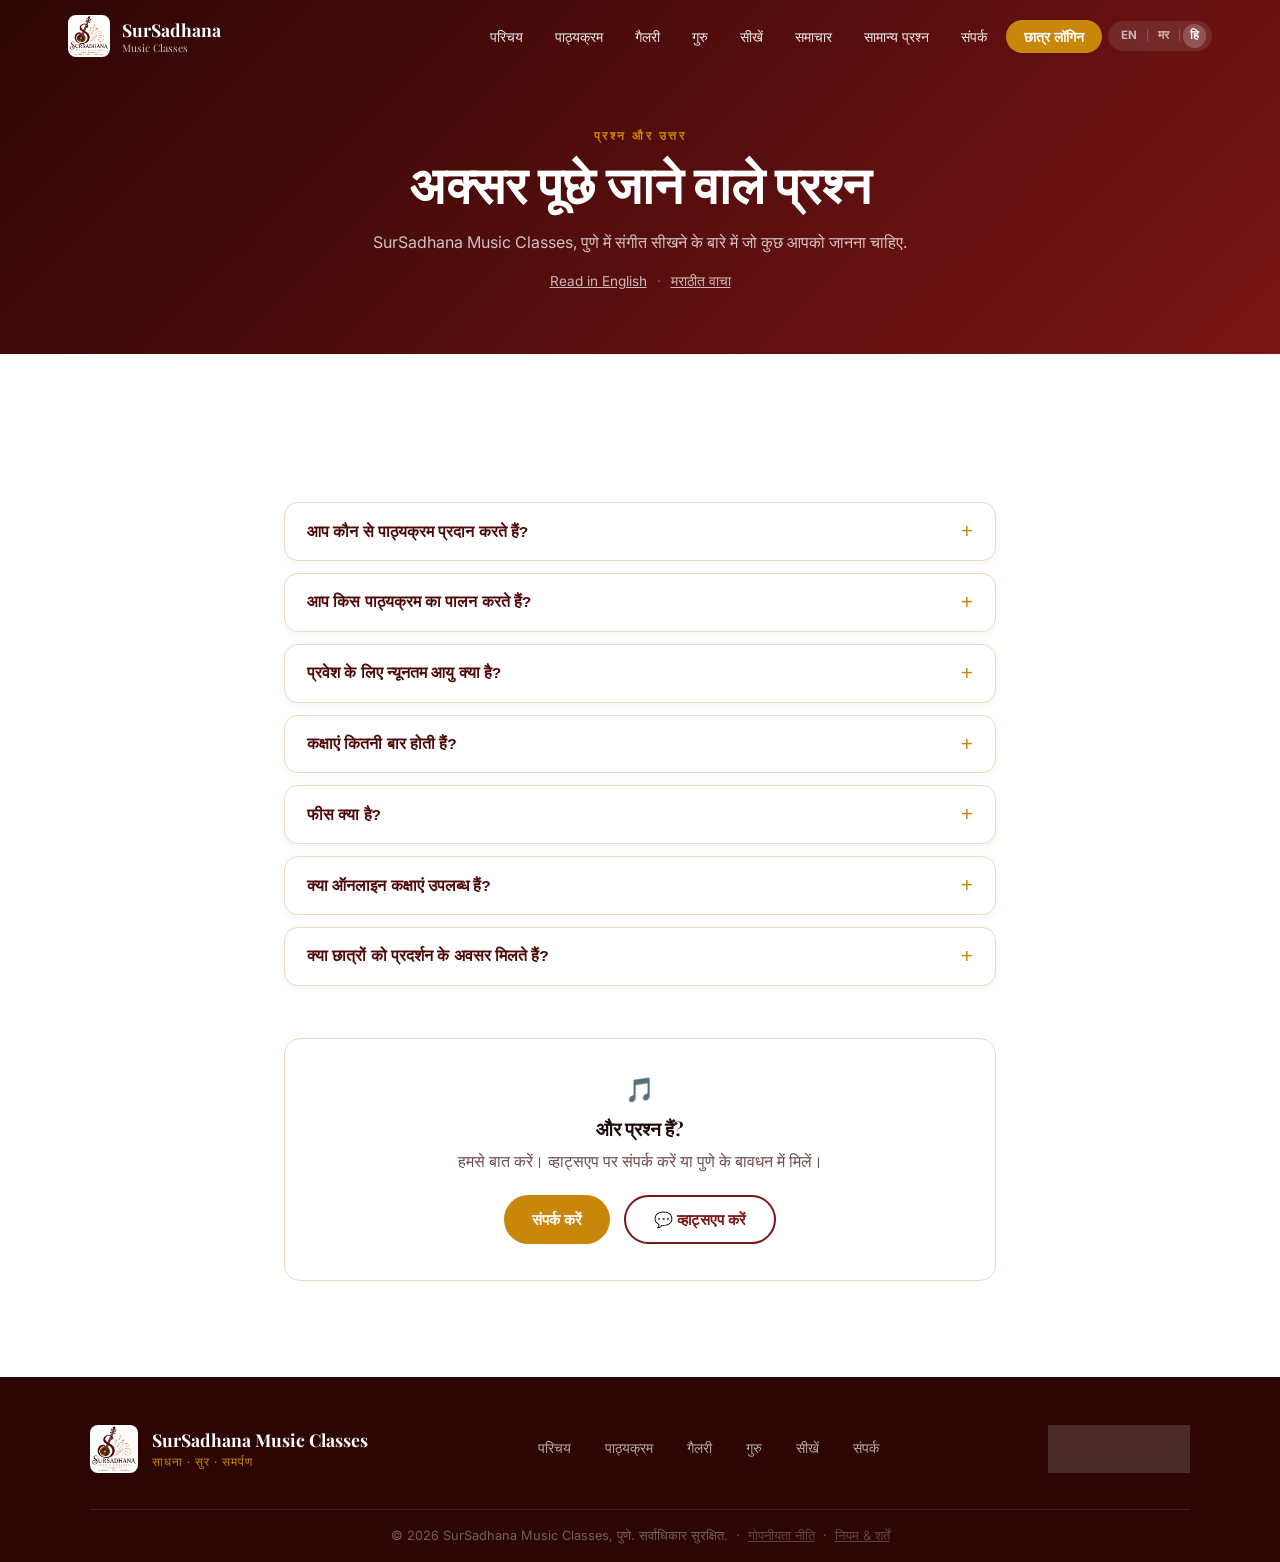
<file: faq-hi.html>
<!DOCTYPE html>
<html lang="hi">
<head>
  <meta charset="UTF-8"/>
  <meta name="viewport" content="width=device-width, initial-scale=1.0"/>
  <title>अक्सर पूछे जाने वाले प्रश्न | SurSadhana Music Classes, पुणे</title>
  <meta name="description" content="SurSadhana Music Classes, पुणे के बारे में अक्सर पूछे जाने वाले प्रश्न — पाठ्यक्रम, गांधर्व परीक्षा, फीस, आयु मापदंड, ऑनलाइन कक्षाएं और प्रदर्शन अवसर."/>
  <link rel="canonical" href="https://sursadhana.co.in/faq-hi.html"/>
  <link rel="alternate" hreflang="en"   href="https://sursadhana.co.in/faq.html"/>
  <link rel="alternate" hreflang="mr"   href="https://sursadhana.co.in/faq-mr.html"/>
  <link rel="alternate" hreflang="hi"   href="https://sursadhana.co.in/faq-hi.html"/>
  <link rel="alternate" hreflang="x-default" href="https://sursadhana.co.in/faq.html"/>
  <!-- Open Graph -->
  <meta property="og:type"        content="website"/>
  <meta property="og:site_name"   content="SurSadhana Music Classes"/>
  <meta property="og:url"         content="https://sursadhana.co.in/faq-hi.html"/>
  <meta property="og:title"       content="अक्सर पूछे जाने वाले प्रश्न | SurSadhana Music Classes"/>
  <meta property="og:description" content="SurSadhana Music Classes, पुणे में संगीत सीखने के बारे में जो कुछ आपको जानना चाहिए."/>
  <meta property="og:image"       content="https://sursadhana.co.in/images/logo.png"/>
  <link rel="icon" href="images/logo.png"/>
  <link rel="preconnect" href="https://fonts.googleapis.com"/>
  <link href="https://fonts.googleapis.com/css2?family=Playfair+Display:ital,wght@0,400;0,700;0,900;1,400&family=Inter:wght@300;400;500;600;700&display=swap" rel="stylesheet"/>
  <link rel="stylesheet" href="css/style.css"/>
  <script type="application/ld+json">
  {
    "@context": "https://schema.org",
    "@type": "FAQPage",
    "inLanguage": "hi",
    "mainEntity": [
      {
        "@type": "Question",
        "name": "आप कौन से पाठ्यक्रम प्रदान करते हैं?",
        "acceptedAnswer": { "@type": "Answer", "text": "हम भारतीय शास्त्रीय स्वर, हार्मोनियम और मराठी व हिंदी सुगम संगीत में प्रशिक्षण प्रदान करते हैं। यह बच्चों, छात्रों और सभी आयु वर्ग के वयस्कों के लिए उपलब्ध है।" }
      },
      {
        "@type": "Question",
        "name": "आप किस पाठ्यक्रम का पालन करते हैं?",
        "acceptedAnswer": { "@type": "Answer", "text": "हम अखिल भारतीय गांधर्व महाविद्यालय मंडल, वाशी के पाठ्यक्रम का पालन करते हैं और छात्रों को प्रारंभिक से संगीत अलंकार परीक्षाओं के लिए तैयार करते हैं।" }
      },
      {
        "@type": "Question",
        "name": "प्रवेश के लिए न्यूनतम आयु क्या है?",
        "acceptedAnswer": { "@type": "Answer", "text": "६ वर्ष और उससे अधिक आयु के बच्चे प्रवेश ले सकते हैं। पूर्ण नए छात्र और पूर्व संगीत प्रशिक्षण वाले दोनों का स्वागत है।" }
      },
      {
        "@type": "Question",
        "name": "कक्षाएं कितनी बार होती हैं?",
        "acceptedAnswer": { "@type": "Answer", "text": "नियमित कक्षाएं सप्ताह में दो बार होती हैं, साथ ही शिक्षण और प्रदर्शन कौशल को मजबूत करने के लिए हर सप्ताहांत एक समर्पित रियाज़ सत्र होता है।" }
      },
      {
        "@type": "Question",
        "name": "फीस क्या है?",
        "acceptedAnswer": { "@type": "Answer", "text": "फीस ₹२,०००/माह से शुरू होती है। सटीक फीस चुने गए पाठ्यक्रम और बैच पर निर्भर करती है। विस्तृत जानकारी के लिए कृपया हमसे संपर्क करें।" }
      },
      {
        "@type": "Question",
        "name": "क्या ऑनलाइन कक्षाएं उपलब्ध हैं?",
        "acceptedAnswer": { "@type": "Answer", "text": "हाँ। बैच उपलब्धता के अनुसार ऑनलाइन और ऑफलाइन दोनों विकल्प उपलब्ध हैं।" }
      },
      {
        "@type": "Question",
        "name": "क्या छात्रों को प्रदर्शन के अवसर मिलते हैं?",
        "acceptedAnswer": { "@type": "Answer", "text": "हाँ! छात्र साल भर वार्षिक संगीत सभा, सांस्कृतिक कार्यक्रमों, प्रतियोगिताओं, परीक्षाओं, कार्यशालाओं और अन्य मंच प्रदर्शनों में नियमित रूप से भाग लेते हैं।" }
      }
    ]
  }
  </script>
  <script type="application/ld+json">
  {
    "@context": "https://schema.org",
    "@type": "BreadcrumbList",
    "itemListElement": [
      { "@type": "ListItem", "position": 1, "name": "होम", "item": "https://sursadhana.co.in/" },
      { "@type": "ListItem", "position": 2, "name": "सामान्य प्रश्न", "item": "https://sursadhana.co.in/faq-hi.html" }
    ]
  }
  </script>
</head>
<body>

<!-- ── NAVBAR ─────────────────────────────────────────────────────── -->
<nav class="navbar" id="navbar">
  <div class="nav-inner">
    <a href="index.html" class="nav-logo">
      <img src="images/logo.png" alt="SurSadhana"/>
      <span>SurSadhana<br><small>Music Classes</small></span>
    </a>
    <button class="nav-hamburger" id="hamburger" aria-label="Menu">☰</button>
    <ul class="nav-links" id="navLinks">
      <li><a href="index.html#about">परिचय</a></li>
      <li><a href="index.html#courses">पाठ्यक्रम</a></li>
      <li><a href="gallery.html">गैलरी</a></li>
      <li><a href="mansideshpande.html">गुरु</a></li>
      <li><a href="blog.html">सीखें</a></li>
      <li><a href="index.html#news">समाचार</a></li>
      <li><a href="faq-hi.html" class="active">सामान्य प्रश्न</a></li>
      <li><a href="index.html#contact">संपर्क</a></li>
      <li><a href="https://app.sursadhana.co.in" class="btn-portal" target="_blank">छात्र लॉगिन</a></li>
      <li class="lang-switch">
        <button class="lang-btn" data-lang="en" onclick="faqLang('en')">EN</button>
        <span class="lang-sep">|</span>
        <button class="lang-btn" data-lang="mr" onclick="faqLang('mr')">मर</button>
        <span class="lang-sep">|</span>
        <button class="lang-btn active" data-lang="hi" onclick="faqLang('hi')">हि</button>
      </li>
    </ul>
  </div>
</nav>

<!-- ── PAGE HERO ───────────────────────────────────────────────────── -->
<section class="page-hero">
  <div class="container">
    <div class="section-label animate-fade-up">प्रश्न और उत्तर</div>
    <h1 class="animate-fade-up delay-1">अक्सर पूछे जाने वाले प्रश्न</h1>
    <p class="animate-fade-up delay-2">
      SurSadhana Music Classes, पुणे में संगीत सीखने के बारे में जो कुछ आपको जानना चाहिए.
    </p>
    <div class="animate-fade-up delay-3" style="display:flex;gap:10px;justify-content:center;flex-wrap:wrap;margin-top:16px;font-size:.85rem">
      <a href="faq.html"    style="color:rgba(255,255,255,.7);text-decoration:underline">Read in English</a>
      <span style="color:rgba(255,255,255,.4)">·</span>
      <a href="faq-mr.html" style="color:rgba(255,255,255,.7);text-decoration:underline">मराठीत वाचा</a>
    </div>
  </div>
</section>

<!-- ── FAQ LIST ─────────────────────────────────────────────────────── -->
<section class="section">
  <div class="container" style="max-width:760px">

    <div class="faq-list">

      <div class="faq-item">
        <button class="faq-q" onclick="toggleFaq(this)" aria-expanded="false">
          आप कौन से पाठ्यक्रम प्रदान करते हैं?
          <span class="faq-icon">+</span>
        </button>
        <div class="faq-a">
          हम <strong>भारतीय शास्त्रीय स्वर, हार्मोनियम और मराठी व हिंदी सुगम संगीत</strong> में प्रशिक्षण प्रदान करते हैं। यह बच्चों, छात्रों और सभी आयु वर्ग के वयस्कों के लिए उपलब्ध है।
        </div>
      </div>

      <div class="faq-item">
        <button class="faq-q" onclick="toggleFaq(this)" aria-expanded="false">
          आप किस पाठ्यक्रम का पालन करते हैं?
          <span class="faq-icon">+</span>
        </button>
        <div class="faq-a">
          हम <strong>अखिल भारतीय गांधर्व महाविद्यालय मंडल, वाशी</strong> के पाठ्यक्रम का पालन करते हैं और छात्रों को <em>प्रारंभिक</em> से <em>संगीत अलंकार</em> परीक्षाओं के लिए तैयार करते हैं।
        </div>
      </div>

      <div class="faq-item">
        <button class="faq-q" onclick="toggleFaq(this)" aria-expanded="false">
          प्रवेश के लिए न्यूनतम आयु क्या है?
          <span class="faq-icon">+</span>
        </button>
        <div class="faq-a">
          <strong>६ वर्ष और उससे अधिक</strong> आयु के बच्चे प्रवेश ले सकते हैं। पूर्ण नए छात्र और पूर्व संगीत प्रशिक्षण वाले दोनों का स्वागत है।
        </div>
      </div>

      <div class="faq-item">
        <button class="faq-q" onclick="toggleFaq(this)" aria-expanded="false">
          कक्षाएं कितनी बार होती हैं?
          <span class="faq-icon">+</span>
        </button>
        <div class="faq-a">
          नियमित कक्षाएं <strong>सप्ताह में दो बार</strong> होती हैं, साथ ही शिक्षण और प्रदर्शन कौशल को मजबूत करने के लिए <strong>हर सप्ताहांत एक रियाज़ सत्र</strong> होता है।
        </div>
      </div>

      <div class="faq-item">
        <button class="faq-q" onclick="toggleFaq(this)" aria-expanded="false">
          फीस क्या है?
          <span class="faq-icon">+</span>
        </button>
        <div class="faq-a">
          फीस <strong>₹२,०००/माह से शुरू</strong> होती है। सटीक फीस चुने गए पाठ्यक्रम और बैच पर निर्भर करती है। विस्तृत जानकारी के लिए कृपया <a href="index.html#contact">हमसे संपर्क करें</a>।
        </div>
      </div>

      <div class="faq-item">
        <button class="faq-q" onclick="toggleFaq(this)" aria-expanded="false">
          क्या ऑनलाइन कक्षाएं उपलब्ध हैं?
          <span class="faq-icon">+</span>
        </button>
        <div class="faq-a">
          <strong>हाँ।</strong> बैच उपलब्धता के अनुसार ऑनलाइन और ऑफलाइन दोनों विकल्प उपलब्ध हैं।
        </div>
      </div>

      <div class="faq-item">
        <button class="faq-q" onclick="toggleFaq(this)" aria-expanded="false">
          क्या छात्रों को प्रदर्शन के अवसर मिलते हैं?
          <span class="faq-icon">+</span>
        </button>
        <div class="faq-a">
          <strong>हाँ!</strong> छात्र साल भर वार्षिक संगीत सभा, सांस्कृतिक कार्यक्रमों, प्रतियोगिताओं, परीक्षाओं, कार्यशालाओं और अन्य मंच प्रदर्शनों में नियमित रूप से भाग लेते हैं।
        </div>
      </div>

    </div>

    <!-- CTA -->
    <div style="text-align:center;margin-top:52px;padding:36px;background:var(--surface-2);border-radius:16px;border:1px solid var(--border)">
      <div style="font-size:1.5rem;margin-bottom:12px">🎵</div>
      <h3 style="font-family:var(--font-display);margin-bottom:10px">और प्रश्न हैं?</h3>
      <p style="color:var(--text-muted);margin-bottom:24px">हमसे बात करें। व्हाट्सएप पर संपर्क करें या पुणे के बावधन में मिलें।</p>
      <div style="display:flex;gap:14px;justify-content:center;flex-wrap:wrap">
        <a href="index.html#contact" class="btn btn-gold">संपर्क करें</a>
        <a href="https://wa.me/918308047545?text=नमस्ते%2C%20मुझे%20SurSadhana%20Music%20Classes%20के%20बारे%20में%20जानकारी%20चाहिए."
           class="btn btn-outline" target="_blank">💬 व्हाट्सएप करें</a>
      </div>
    </div>

  </div>
</section>

<!-- ── FOOTER ──────────────────────────────────────────────────────── -->
<footer class="footer">
  <div class="footer-inner">
    <div class="footer-brand">
      <img src="images/logo.png" alt="SurSadhana"/>
      <div>
        <div class="footer-name">SurSadhana Music Classes</div>
        <div class="footer-tag">साधना · सुर · समर्पण</div>
      </div>
    </div>
    <div class="footer-links">
      <a href="index.html#about">परिचय</a>
      <a href="index.html#courses">पाठ्यक्रम</a>
      <a href="gallery.html">गैलरी</a>
      <a href="mansideshpande.html">गुरु</a>
      <a href="blog.html">सीखें</a>
      <a href="index.html#contact">संपर्क</a>
    </div>
    <div class="footer-portal">
      <a href="https://app.sursadhana.co.in" class="btn btn-ghost" target="_blank">🎓 छात्र पोर्टल</a>
    </div>
  </div>
  <div class="footer-bottom">
    © 2026 SurSadhana Music Classes, पुणे. सर्वाधिकार सुरक्षित.
    &nbsp;·&nbsp; <a href="privacy-policy.html" style="color:inherit;opacity:.7;text-decoration:underline">गोपनीयता नीति</a>
    &nbsp;·&nbsp; <a href="terms.html" style="color:inherit;opacity:.7;text-decoration:underline">नियम &amp; शर्तें</a>
  </div>
</footer>

<button class="back-to-top" id="backToTop" onclick="window.scrollTo({top:0,behavior:'smooth'})">↑</button>

<script>
function faqLang(lang) {
  localStorage.setItem('lang', lang);
  if (lang === 'en') { location.href = 'faq.html'; return; }
  if (lang === 'mr') { location.href = 'faq-mr.html'; return; }
}
function toggleFaq(btn) {
  const isOpen = btn.classList.contains('open');
  document.querySelectorAll('.faq-q').forEach(q => {
    q.classList.remove('open');
    q.setAttribute('aria-expanded','false');
    q.querySelector('.faq-icon').textContent = '+';
    q.closest('.faq-item').querySelector('.faq-a').classList.remove('open');
  });
  if (!isOpen) {
    btn.classList.add('open');
    btn.setAttribute('aria-expanded','true');
    btn.querySelector('.faq-icon').textContent = '−';
    btn.closest('.faq-item').querySelector('.faq-a').classList.add('open');
  }
}
const navbar = document.getElementById('navbar');
window.addEventListener('scroll', () => {
  navbar.classList.toggle('scrolled', window.scrollY > 50);
  document.getElementById('backToTop').classList.toggle('visible', window.scrollY > 400);
});
document.getElementById('hamburger').addEventListener('click', () =>
  document.getElementById('navLinks').classList.toggle('open'));
</script>
</body>
</html>
</file>
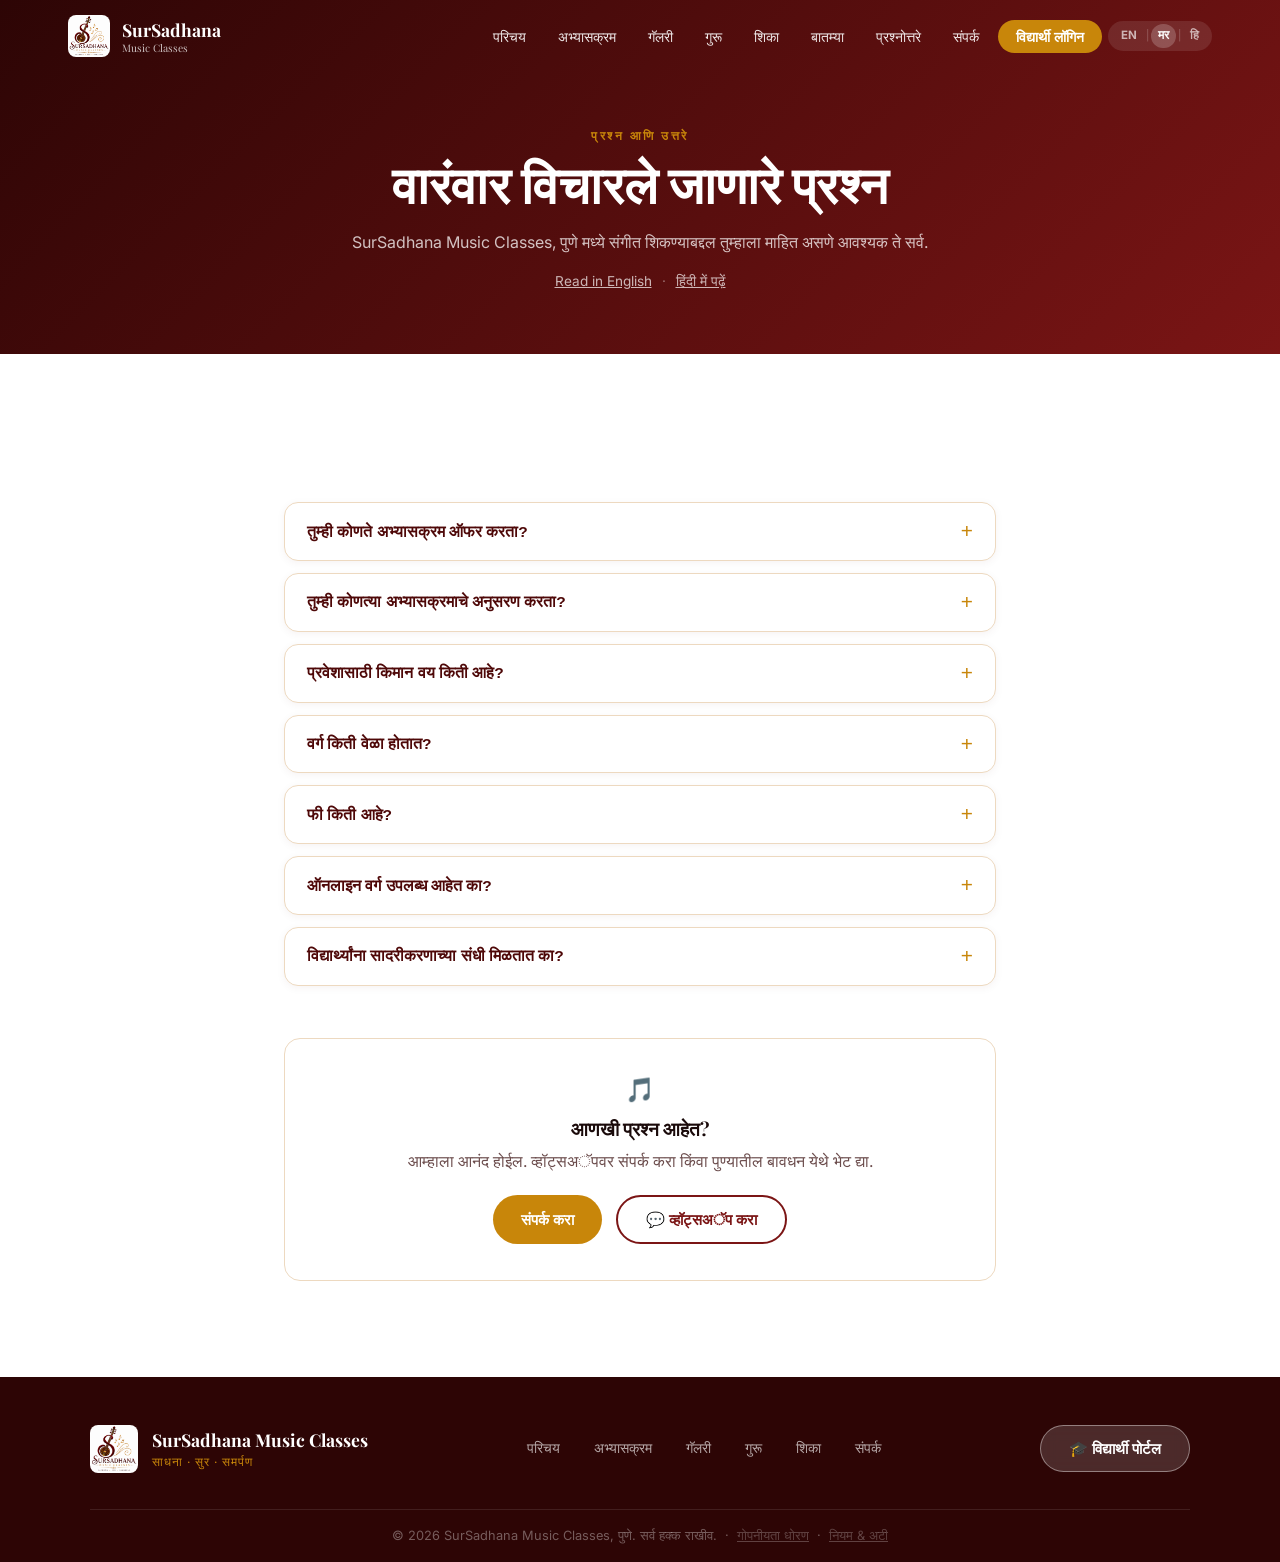
<file: faq-mr.html>
<!DOCTYPE html>
<html lang="mr">
<head>
  <meta charset="UTF-8"/>
  <meta name="viewport" content="width=device-width, initial-scale=1.0"/>
  <title>वारंवार विचारले जाणारे प्रश्न | SurSadhana Music Classes, पुणे</title>
  <meta name="description" content="SurSadhana Music Classes, पुणे बद्दल वारंवार विचारले जाणारे प्रश्न — अभ्यासक्रम, गांधर्व परीक्षा, फी, वयोमर्यादा, ऑनलाइन वर्ग आणि सादरीकरण संधी."/>
  <link rel="canonical" href="https://sursadhana.co.in/faq-mr.html"/>
  <link rel="alternate" hreflang="en"   href="https://sursadhana.co.in/faq.html"/>
  <link rel="alternate" hreflang="mr"   href="https://sursadhana.co.in/faq-mr.html"/>
  <link rel="alternate" hreflang="hi"   href="https://sursadhana.co.in/faq-hi.html"/>
  <link rel="alternate" hreflang="x-default" href="https://sursadhana.co.in/faq.html"/>
  <!-- Open Graph -->
  <meta property="og:type"        content="website"/>
  <meta property="og:site_name"   content="SurSadhana Music Classes"/>
  <meta property="og:url"         content="https://sursadhana.co.in/faq-mr.html"/>
  <meta property="og:title"       content="वारंवार विचारले जाणारे प्रश्न | SurSadhana Music Classes"/>
  <meta property="og:description" content="SurSadhana Music Classes, पुणे मध्ये संगीत शिकण्याबद्दल वारंवार विचारले जाणारे प्रश्न आणि उत्तरे."/>
  <meta property="og:image"       content="https://sursadhana.co.in/images/logo.png"/>
  <link rel="icon" href="images/logo.png"/>
  <link rel="preconnect" href="https://fonts.googleapis.com"/>
  <link href="https://fonts.googleapis.com/css2?family=Playfair+Display:ital,wght@0,400;0,700;0,900;1,400&family=Inter:wght@300;400;500;600;700&display=swap" rel="stylesheet"/>
  <link rel="stylesheet" href="css/style.css"/>
  <script type="application/ld+json">
  {
    "@context": "https://schema.org",
    "@type": "FAQPage",
    "inLanguage": "mr",
    "mainEntity": [
      {
        "@type": "Question",
        "name": "तुम्ही कोणते अभ्यासक्रम ऑफर करता?",
        "acceptedAnswer": { "@type": "Answer", "text": "आम्ही भारतीय शास्त्रीय स्वर, हार्मोनियम आणि मराठी व हिंदी सुगम संगीत प्रशिक्षण देतो. हे सर्व वयोगटांतील मुले, विद्यार्थी आणि प्रौढांसाठी उपलब्ध आहे." }
      },
      {
        "@type": "Question",
        "name": "तुम्ही कोणत्या अभ्यासक्रमाचे अनुसरण करता?",
        "acceptedAnswer": { "@type": "Answer", "text": "आम्ही अखिल भारतीय गांधर्व महाविद्यालय मंडळ, वाशी यांच्या अभ्यासक्रमाचे अनुसरण करतो आणि विद्यार्थ्यांना प्रारंभिक ते संगीत अलंकार परीक्षांसाठी तयार करतो." }
      },
      {
        "@type": "Question",
        "name": "प्रवेशासाठी किमान वय किती आहे?",
        "acceptedAnswer": { "@type": "Answer", "text": "६ वर्षे व त्यावरील मुले प्रवेश घेऊ शकतात. संपूर्ण नवीन विद्यार्थी आणि आधीचे संगीत शिक्षण असलेले विद्यार्थी दोघांचेही स्वागत आहे." }
      },
      {
        "@type": "Question",
        "name": "वर्ग किती वेळा होतात?",
        "acceptedAnswer": { "@type": "Answer", "text": "नियमित वर्ग आठवड्यातून दोनदा होतात, तसेच शिकणे आणि सादरीकरण कौशल्ये मजबूत करण्यासाठी दर आठवड्याच्या शेवटी एक समर्पित रियाझ सत्र असते." }
      },
      {
        "@type": "Question",
        "name": "फी किती आहे?",
        "acceptedAnswer": { "@type": "Answer", "text": "फी ₹२,०००/महिन्यापासून सुरू होते. अचूक फी निवडलेल्या अभ्यासक्रम आणि बैचवर अवलंबून असते. तपशीलवार माहितीसाठी कृपया आमच्याशी संपर्क साधा." }
      },
      {
        "@type": "Question",
        "name": "ऑनलाइन वर्ग उपलब्ध आहेत का?",
        "acceptedAnswer": { "@type": "Answer", "text": "होय. बैचच्या उपलब्धतेनुसार ऑनलाइन आणि ऑफलाइन दोन्ही पर्याय उपलब्ध आहेत." }
      },
      {
        "@type": "Question",
        "name": "विद्यार्थ्यांना सादरीकरणाच्या संधी मिळतात का?",
        "acceptedAnswer": { "@type": "Answer", "text": "होय! विद्यार्थी वर्षभरात वार्षिक मैफली, सांस्कृतिक कार्यक्रम, स्पर्धा, परीक्षा, कार्यशाळा आणि इतर मंच सादरीकरणांमध्ये नियमितपणे सहभागी होतात." }
      }
    ]
  }
  </script>
  <script type="application/ld+json">
  {
    "@context": "https://schema.org",
    "@type": "BreadcrumbList",
    "itemListElement": [
      { "@type": "ListItem", "position": 1, "name": "मुख्यपृष्ठ", "item": "https://sursadhana.co.in/" },
      { "@type": "ListItem", "position": 2, "name": "प्रश्नोत्तरे", "item": "https://sursadhana.co.in/faq-mr.html" }
    ]
  }
  </script>
</head>
<body>

<!-- ── NAVBAR ─────────────────────────────────────────────────────── -->
<nav class="navbar" id="navbar">
  <div class="nav-inner">
    <a href="index.html" class="nav-logo">
      <img src="images/logo.png" alt="SurSadhana"/>
      <span>SurSadhana<br><small>Music Classes</small></span>
    </a>
    <button class="nav-hamburger" id="hamburger" aria-label="Menu">☰</button>
    <ul class="nav-links" id="navLinks">
      <li><a href="index.html#about">परिचय</a></li>
      <li><a href="index.html#courses">अभ्यासक्रम</a></li>
      <li><a href="gallery.html">गॅलरी</a></li>
      <li><a href="mansideshpande.html">गुरू</a></li>
      <li><a href="blog.html">शिका</a></li>
      <li><a href="index.html#news">बातम्या</a></li>
      <li><a href="faq-mr.html" class="active">प्रश्नोत्तरे</a></li>
      <li><a href="index.html#contact">संपर्क</a></li>
      <li><a href="https://app.sursadhana.co.in" class="btn-portal" target="_blank">विद्यार्थी लॉगिन</a></li>
      <li class="lang-switch">
        <button class="lang-btn" data-lang="en" onclick="faqLang('en')">EN</button>
        <span class="lang-sep">|</span>
        <button class="lang-btn active" data-lang="mr" onclick="faqLang('mr')">मर</button>
        <span class="lang-sep">|</span>
        <button class="lang-btn" data-lang="hi" onclick="faqLang('hi')">हि</button>
      </li>
    </ul>
  </div>
</nav>

<!-- ── PAGE HERO ───────────────────────────────────────────────────── -->
<section class="page-hero">
  <div class="container">
    <div class="section-label animate-fade-up">प्रश्न आणि उत्तरे</div>
    <h1 class="animate-fade-up delay-1">वारंवार विचारले जाणारे प्रश्न</h1>
    <p class="animate-fade-up delay-2">
      SurSadhana Music Classes, पुणे मध्ये संगीत शिकण्याबद्दल तुम्हाला माहित असणे आवश्यक ते सर्व.
    </p>
    <div class="animate-fade-up delay-3" style="display:flex;gap:10px;justify-content:center;flex-wrap:wrap;margin-top:16px;font-size:.85rem">
      <a href="faq.html"    style="color:rgba(255,255,255,.7);text-decoration:underline">Read in English</a>
      <span style="color:rgba(255,255,255,.4)">·</span>
      <a href="faq-hi.html" style="color:rgba(255,255,255,.7);text-decoration:underline">हिंदी में पढ़ें</a>
    </div>
  </div>
</section>

<!-- ── FAQ LIST ─────────────────────────────────────────────────────── -->
<section class="section">
  <div class="container" style="max-width:760px">

    <div class="faq-list">

      <div class="faq-item">
        <button class="faq-q" onclick="toggleFaq(this)" aria-expanded="false">
          तुम्ही कोणते अभ्यासक्रम ऑफर करता?
          <span class="faq-icon">+</span>
        </button>
        <div class="faq-a">
          आम्ही <strong>भारतीय शास्त्रीय स्वर, हार्मोनियम आणि मराठी व हिंदी सुगम संगीत</strong> प्रशिक्षण देतो. हे सर्व वयोगटांतील मुले, विद्यार्थी आणि प्रौढांसाठी उपलब्ध आहे.
        </div>
      </div>

      <div class="faq-item">
        <button class="faq-q" onclick="toggleFaq(this)" aria-expanded="false">
          तुम्ही कोणत्या अभ्यासक्रमाचे अनुसरण करता?
          <span class="faq-icon">+</span>
        </button>
        <div class="faq-a">
          आम्ही <strong>अखिल भारतीय गांधर्व महाविद्यालय मंडळ, वाशी</strong> यांच्या अभ्यासक्रमाचे अनुसरण करतो आणि विद्यार्थ्यांना <em>प्रारंभिक</em> ते <em>संगीत अलंकार</em> परीक्षांसाठी तयार करतो.
        </div>
      </div>

      <div class="faq-item">
        <button class="faq-q" onclick="toggleFaq(this)" aria-expanded="false">
          प्रवेशासाठी किमान वय किती आहे?
          <span class="faq-icon">+</span>
        </button>
        <div class="faq-a">
          <strong>६ वर्षे व त्यावरील</strong> मुले प्रवेश घेऊ शकतात. संपूर्ण नवीन विद्यार्थी आणि आधीचे संगीत शिक्षण असलेले विद्यार्थी दोघांचेही स्वागत आहे.
        </div>
      </div>

      <div class="faq-item">
        <button class="faq-q" onclick="toggleFaq(this)" aria-expanded="false">
          वर्ग किती वेळा होतात?
          <span class="faq-icon">+</span>
        </button>
        <div class="faq-a">
          नियमित वर्ग <strong>आठवड्यातून दोनदा</strong> होतात, तसेच शिकणे आणि सादरीकरण कौशल्ये मजबूत करण्यासाठी <strong>दर वीकेंडला एक रियाझ सत्र</strong> असते.
        </div>
      </div>

      <div class="faq-item">
        <button class="faq-q" onclick="toggleFaq(this)" aria-expanded="false">
          फी किती आहे?
          <span class="faq-icon">+</span>
        </button>
        <div class="faq-a">
          फी <strong>₹२,०००/महिन्यापासून</strong> सुरू होते. अचूक फी निवडलेल्या अभ्यासक्रम आणि बैचवर अवलंबून असते. तपशीलवार माहितीसाठी कृपया <a href="index.html#contact">आमच्याशी संपर्क साधा</a>.
        </div>
      </div>

      <div class="faq-item">
        <button class="faq-q" onclick="toggleFaq(this)" aria-expanded="false">
          ऑनलाइन वर्ग उपलब्ध आहेत का?
          <span class="faq-icon">+</span>
        </button>
        <div class="faq-a">
          <strong>होय.</strong> बैचच्या उपलब्धतेनुसार ऑनलाइन आणि ऑफलाइन दोन्ही पर्याय उपलब्ध आहेत.
        </div>
      </div>

      <div class="faq-item">
        <button class="faq-q" onclick="toggleFaq(this)" aria-expanded="false">
          विद्यार्थ्यांना सादरीकरणाच्या संधी मिळतात का?
          <span class="faq-icon">+</span>
        </button>
        <div class="faq-a">
          <strong>होय!</strong> विद्यार्थी वर्षभरात वार्षिक मैफली, सांस्कृतिक कार्यक्रम, स्पर्धा, परीक्षा, कार्यशाळा आणि इतर मंच सादरीकरणांमध्ये नियमितपणे सहभागी होतात.
        </div>
      </div>

    </div>

    <!-- CTA -->
    <div style="text-align:center;margin-top:52px;padding:36px;background:var(--surface-2);border-radius:16px;border:1px solid var(--border)">
      <div style="font-size:1.5rem;margin-bottom:12px">🎵</div>
      <h3 style="font-family:var(--font-display);margin-bottom:10px">आणखी प्रश्न आहेत?</h3>
      <p style="color:var(--text-muted);margin-bottom:24px">आम्हाला आनंद होईल. व्हॉट्सअॅपवर संपर्क करा किंवा पुण्यातील बावधन येथे भेट द्या.</p>
      <div style="display:flex;gap:14px;justify-content:center;flex-wrap:wrap">
        <a href="index.html#contact" class="btn btn-gold">संपर्क करा</a>
        <a href="https://wa.me/918308047545?text=नमस्कार%2C%20मला%20SurSadhana%20Music%20Classes%20बद्दल%20माहिती%20हवी%20आहे."
           class="btn btn-outline" target="_blank">💬 व्हॉट्सअॅप करा</a>
      </div>
    </div>

  </div>
</section>

<!-- ── FOOTER ──────────────────────────────────────────────────────── -->
<footer class="footer">
  <div class="footer-inner">
    <div class="footer-brand">
      <img src="images/logo.png" alt="SurSadhana"/>
      <div>
        <div class="footer-name">SurSadhana Music Classes</div>
        <div class="footer-tag">साधना · सुर · समर्पण</div>
      </div>
    </div>
    <div class="footer-links">
      <a href="index.html#about">परिचय</a>
      <a href="index.html#courses">अभ्यासक्रम</a>
      <a href="gallery.html">गॅलरी</a>
      <a href="mansideshpande.html">गुरू</a>
      <a href="blog.html">शिका</a>
      <a href="index.html#contact">संपर्क</a>
    </div>
    <div class="footer-portal">
      <a href="https://app.sursadhana.co.in" class="btn btn-ghost" target="_blank">🎓 विद्यार्थी पोर्टल</a>
    </div>
  </div>
  <div class="footer-bottom">
    © 2026 SurSadhana Music Classes, पुणे. सर्व हक्क राखीव.
    &nbsp;·&nbsp; <a href="privacy-policy.html" style="color:inherit;opacity:.7;text-decoration:underline">गोपनीयता धोरण</a>
    &nbsp;·&nbsp; <a href="terms.html" style="color:inherit;opacity:.7;text-decoration:underline">नियम &amp; अटी</a>
  </div>
</footer>

<button class="back-to-top" id="backToTop" onclick="window.scrollTo({top:0,behavior:'smooth'})">↑</button>

<script>
function faqLang(lang) {
  localStorage.setItem('lang', lang);
  if (lang === 'en') { location.href = 'faq.html'; return; }
  if (lang === 'hi') { location.href = 'faq-hi.html'; return; }
}
function toggleFaq(btn) {
  const isOpen = btn.classList.contains('open');
  document.querySelectorAll('.faq-q').forEach(q => {
    q.classList.remove('open');
    q.setAttribute('aria-expanded','false');
    q.querySelector('.faq-icon').textContent = '+';
    q.closest('.faq-item').querySelector('.faq-a').classList.remove('open');
  });
  if (!isOpen) {
    btn.classList.add('open');
    btn.setAttribute('aria-expanded','true');
    btn.querySelector('.faq-icon').textContent = '−';
    btn.closest('.faq-item').querySelector('.faq-a').classList.add('open');
  }
}
const navbar = document.getElementById('navbar');
window.addEventListener('scroll', () => {
  navbar.classList.toggle('scrolled', window.scrollY > 50);
  document.getElementById('backToTop').classList.toggle('visible', window.scrollY > 400);
});
document.getElementById('hamburger').addEventListener('click', () =>
  document.getElementById('navLinks').classList.toggle('open'));
</script>
</body>
</html>
</file>
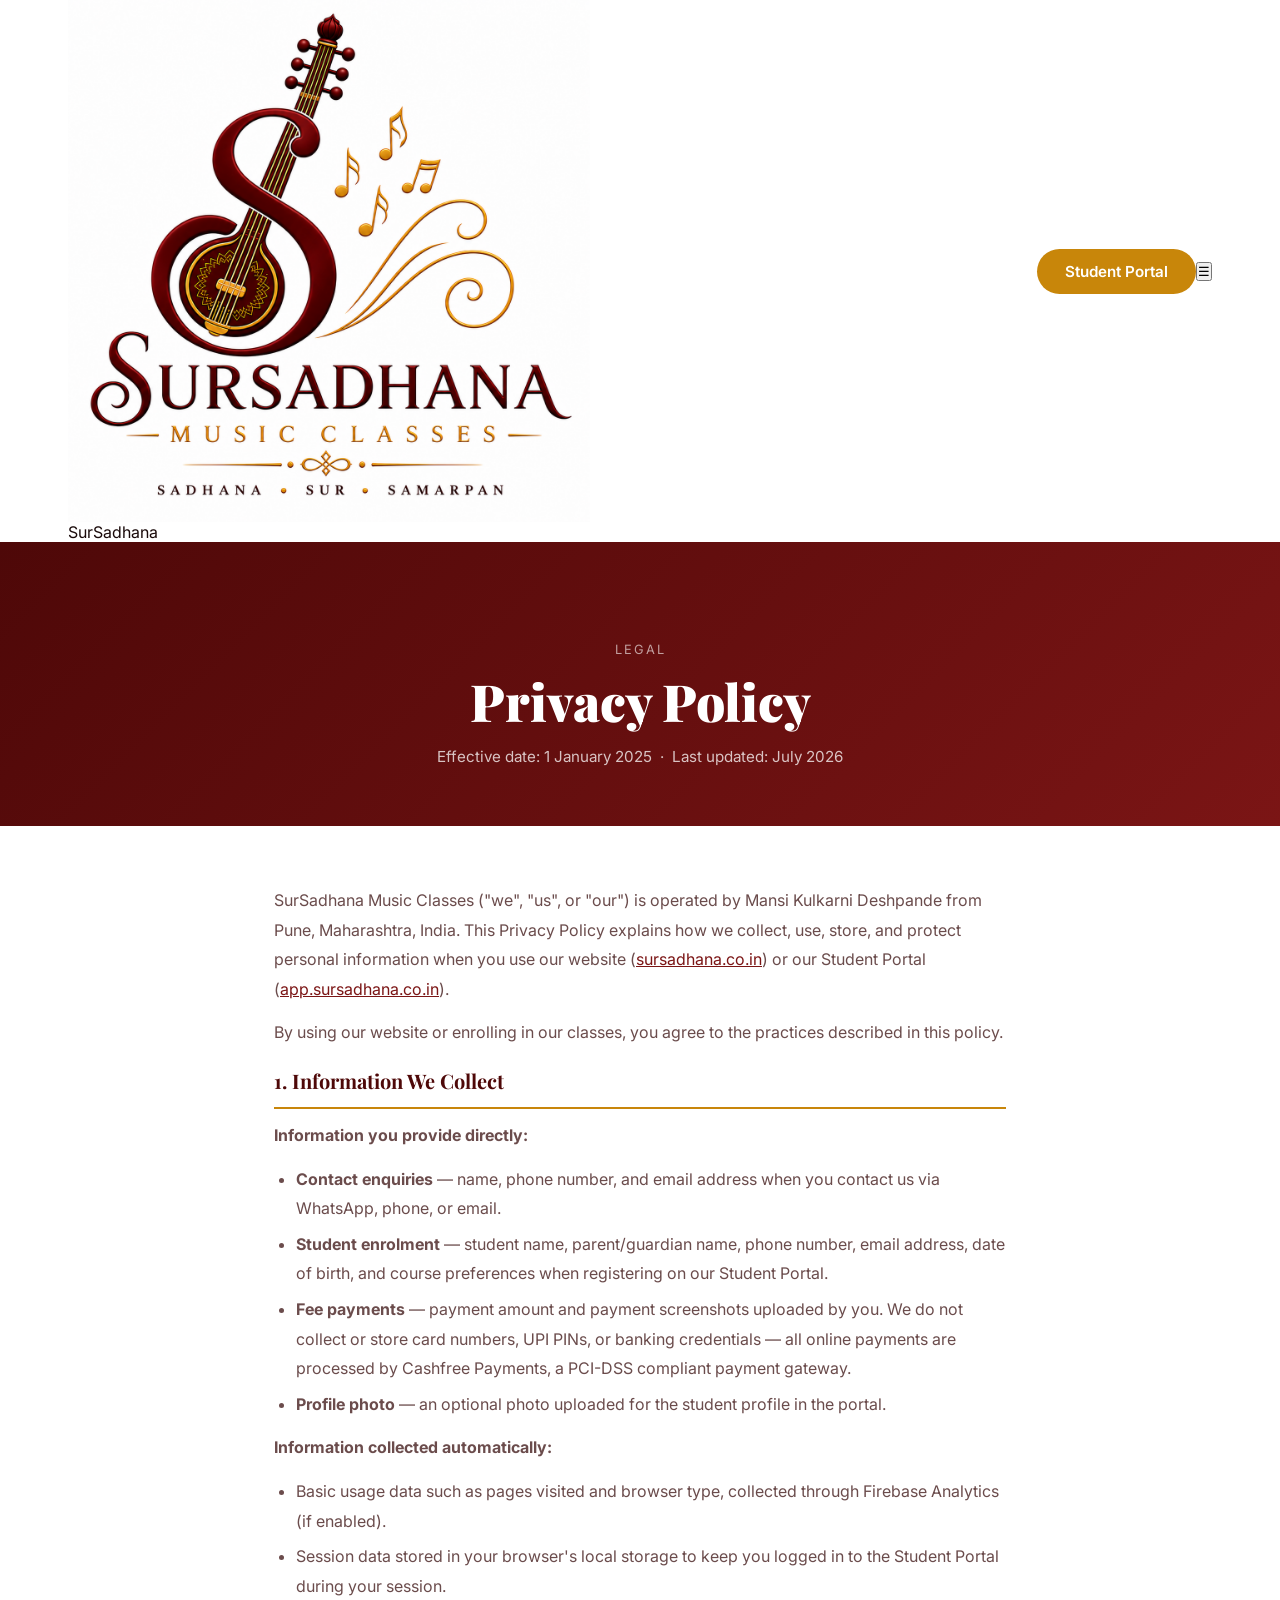
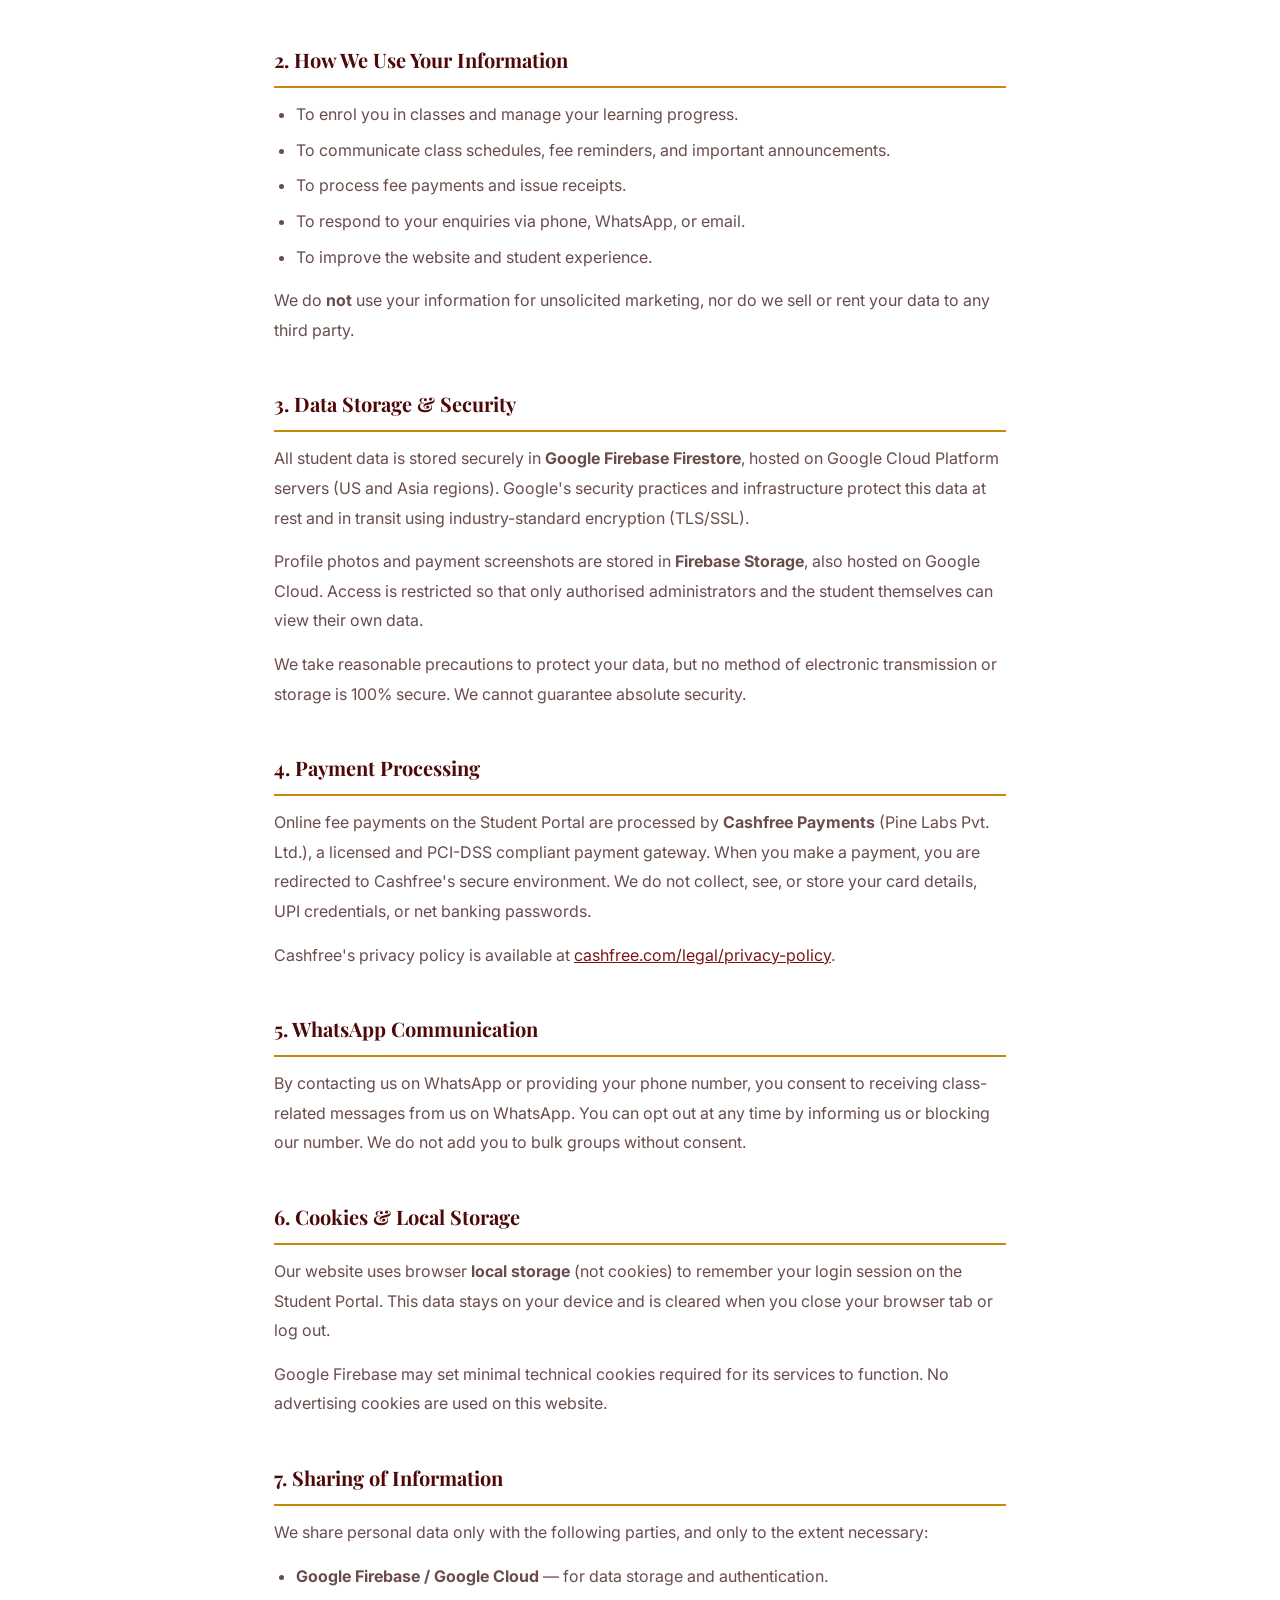
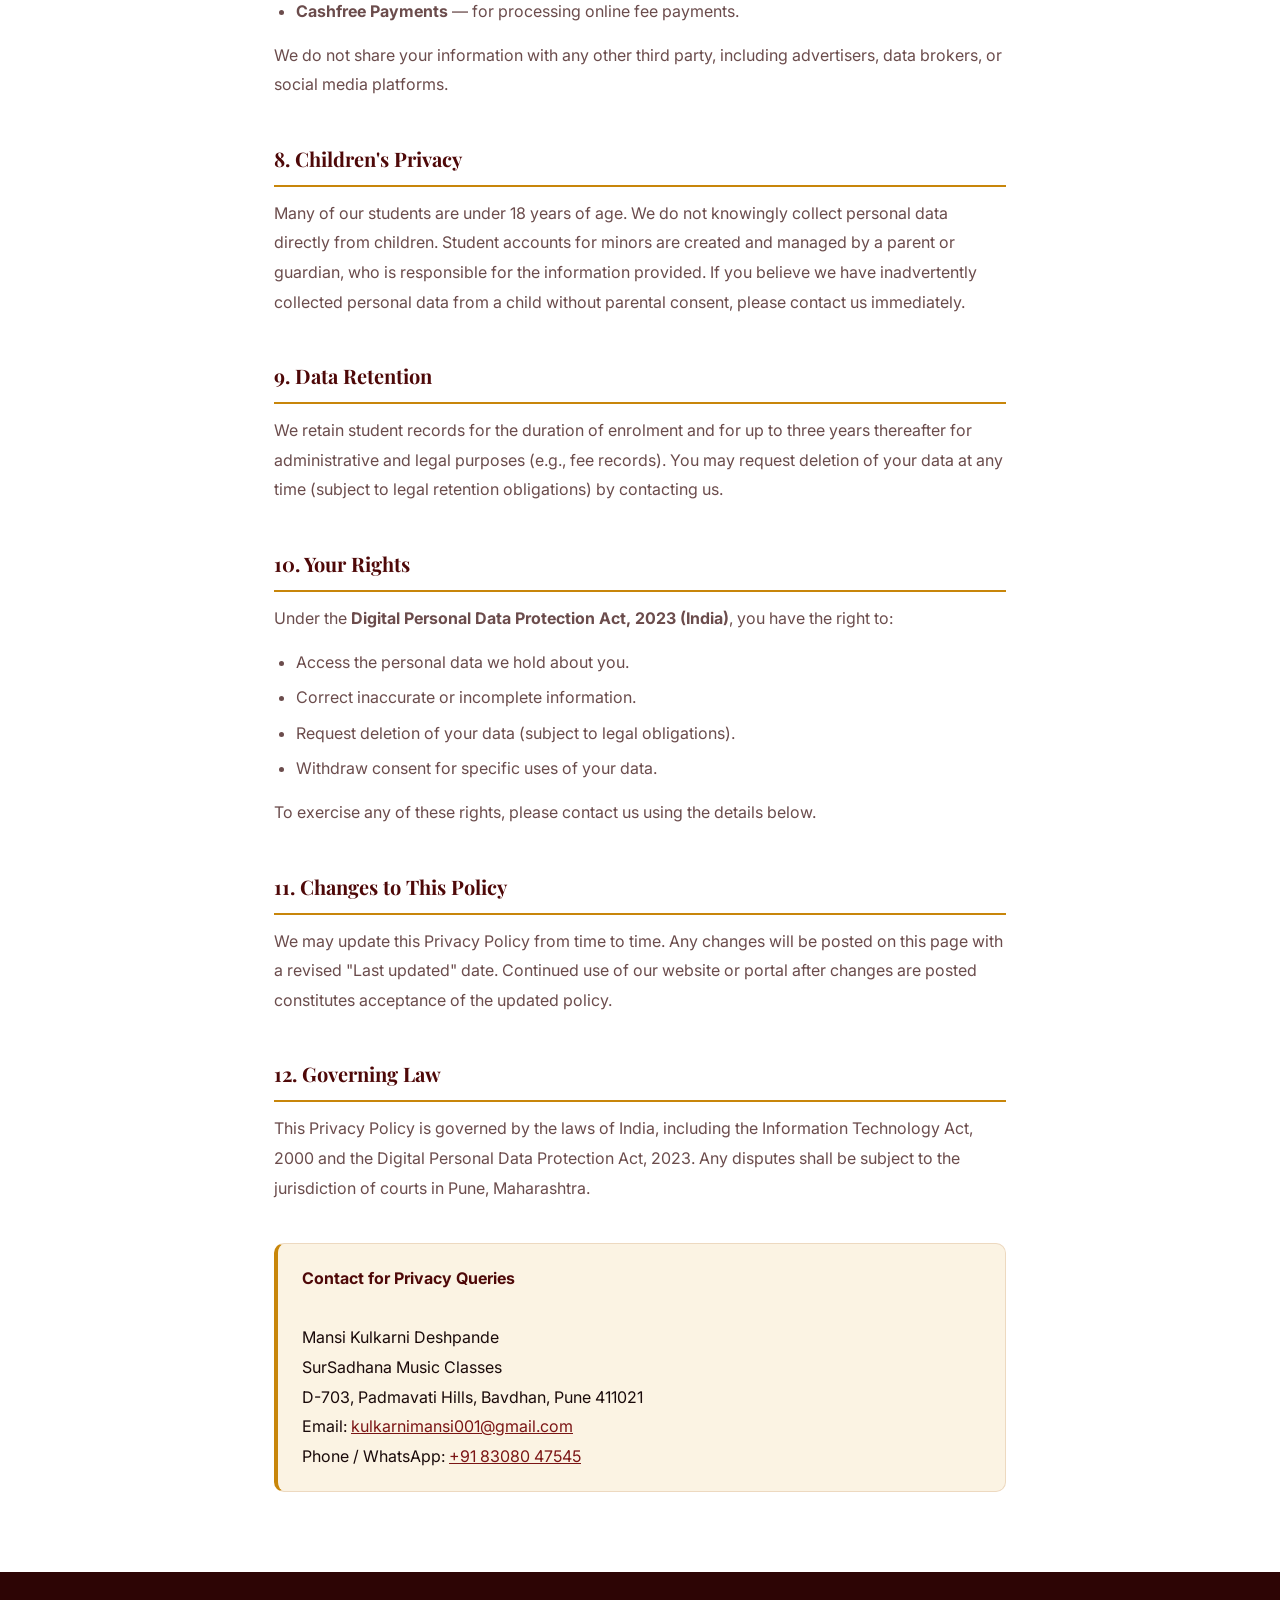
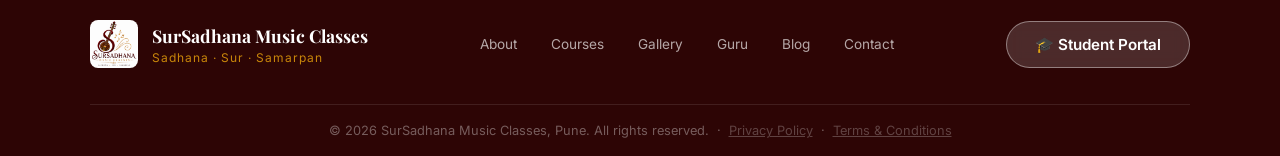
<file: privacy-policy.html>
<!DOCTYPE html>
<html lang="en">
<head>
  <meta charset="UTF-8"/>
  <meta name="viewport" content="width=device-width, initial-scale=1.0"/>
  <title>Privacy Policy – SurSadhana Music Classes</title>
  <meta name="description" content="Privacy Policy for SurSadhana Music Classes, Pune. How we collect, use, and protect your personal information."/>
  <meta name="robots" content="noindex"/>
  <link rel="canonical" href="https://sursadhana.co.in/privacy-policy.html"/>
  <link rel="icon" href="images/logo.png"/>
  <link rel="preconnect" href="https://fonts.googleapis.com"/>
  <link href="https://fonts.googleapis.com/css2?family=Playfair+Display:ital,wght@0,400;0,700;0,900;1,400&family=Inter:wght@300;400;500;600;700&display=swap" rel="stylesheet"/>
  <link rel="stylesheet" href="css/style.css"/>
  <style>
    .policy-hero {
      background: linear-gradient(135deg, var(--maroon-dark) 0%, var(--maroon) 100%);
      color: #fff;
      padding: 100px 0 60px;
      text-align: center;
    }
    .policy-hero h1 {
      font-family: var(--font-display);
      font-size: clamp(2rem, 5vw, 3.2rem);
      font-weight: 900;
      margin-bottom: 12px;
    }
    .policy-hero p {
      opacity: .75;
      font-size: .95rem;
    }
    .policy-body {
      max-width: 780px;
      margin: 0 auto;
      padding: 60px 24px 80px;
      color: var(--text);
      line-height: 1.85;
    }
    .policy-body h2 {
      font-family: var(--font-display);
      font-size: 1.25rem;
      font-weight: 700;
      color: var(--maroon-dark);
      margin: 40px 0 12px;
      padding-bottom: 8px;
      border-bottom: 2px solid var(--gold);
    }
    .policy-body h2:first-of-type { margin-top: 0; }
    .policy-body p { margin-bottom: 14px; color: var(--text-muted); }
    .policy-body ul {
      margin: 0 0 14px 22px;
      color: var(--text-muted);
    }
    .policy-body ul li { margin-bottom: 6px; }
    .policy-body a { color: var(--maroon); text-decoration: underline; }
    .policy-contact-box {
      background: var(--cream);
      border: 1px solid var(--border);
      border-left: 4px solid var(--gold);
      border-radius: 10px;
      padding: 20px 24px;
      margin-top: 40px;
    }
    .policy-contact-box strong { color: var(--maroon-dark); }
  </style>
</head>
<body>

<!-- ── NAV ─────────────────────────────────────────────────────────── -->
<nav class="nav" id="mainNav">
  <div class="nav-inner">
    <a href="index.html" class="nav-brand">
      <img src="images/logo.png" alt="SurSadhana Logo" class="nav-logo"/>
      <span class="nav-name">SurSadhana</span>
    </a>
    <div class="nav-links" id="navLinks">
      <a href="index.html#about">About</a>
      <a href="index.html#courses">Courses</a>
      <a href="gallery.html">Gallery</a>
      <a href="mansideshpande.html">Guru</a>
      <a href="blog.html">Blog</a>
      <a href="index.html#contact">Contact</a>
    </div>
    <a href="https://app.sursadhana.co.in" class="btn btn-gold btn-sm" target="_blank">Student Portal</a>
    <button class="nav-toggle" id="navToggle" aria-label="Menu">&#9776;</button>
  </div>
</nav>

<!-- ── HERO ─────────────────────────────────────────────────────────── -->
<div class="policy-hero">
  <div class="container">
    <p style="font-size:.8rem;letter-spacing:2px;text-transform:uppercase;opacity:.6;margin-bottom:10px">Legal</p>
    <h1>Privacy Policy</h1>
    <p>Effective date: 1 January 2025 &nbsp;·&nbsp; Last updated: July 2026</p>
  </div>
</div>

<!-- ── CONTENT ──────────────────────────────────────────────────────── -->
<div class="policy-body">

  <p>SurSadhana Music Classes ("we", "us", or "our") is operated by Mansi Kulkarni Deshpande from Pune, Maharashtra, India. This Privacy Policy explains how we collect, use, store, and protect personal information when you use our website (<a href="https://sursadhana.co.in">sursadhana.co.in</a>) or our Student Portal (<a href="https://app.sursadhana.co.in">app.sursadhana.co.in</a>).</p>
  <p>By using our website or enrolling in our classes, you agree to the practices described in this policy.</p>

  <h2>1. Information We Collect</h2>
  <p><strong>Information you provide directly:</strong></p>
  <ul>
    <li><strong>Contact enquiries</strong> — name, phone number, and email address when you contact us via WhatsApp, phone, or email.</li>
    <li><strong>Student enrolment</strong> — student name, parent/guardian name, phone number, email address, date of birth, and course preferences when registering on our Student Portal.</li>
    <li><strong>Fee payments</strong> — payment amount and payment screenshots uploaded by you. We do not collect or store card numbers, UPI PINs, or banking credentials — all online payments are processed by Cashfree Payments, a PCI-DSS compliant payment gateway.</li>
    <li><strong>Profile photo</strong> — an optional photo uploaded for the student profile in the portal.</li>
  </ul>
  <p><strong>Information collected automatically:</strong></p>
  <ul>
    <li>Basic usage data such as pages visited and browser type, collected through Firebase Analytics (if enabled).</li>
    <li>Session data stored in your browser's local storage to keep you logged in to the Student Portal during your session.</li>
  </ul>

  <h2>2. How We Use Your Information</h2>
  <ul>
    <li>To enrol you in classes and manage your learning progress.</li>
    <li>To communicate class schedules, fee reminders, and important announcements.</li>
    <li>To process fee payments and issue receipts.</li>
    <li>To respond to your enquiries via phone, WhatsApp, or email.</li>
    <li>To improve the website and student experience.</li>
  </ul>
  <p>We do <strong>not</strong> use your information for unsolicited marketing, nor do we sell or rent your data to any third party.</p>

  <h2>3. Data Storage & Security</h2>
  <p>All student data is stored securely in <strong>Google Firebase Firestore</strong>, hosted on Google Cloud Platform servers (US and Asia regions). Google's security practices and infrastructure protect this data at rest and in transit using industry-standard encryption (TLS/SSL).</p>
  <p>Profile photos and payment screenshots are stored in <strong>Firebase Storage</strong>, also hosted on Google Cloud. Access is restricted so that only authorised administrators and the student themselves can view their own data.</p>
  <p>We take reasonable precautions to protect your data, but no method of electronic transmission or storage is 100% secure. We cannot guarantee absolute security.</p>

  <h2>4. Payment Processing</h2>
  <p>Online fee payments on the Student Portal are processed by <strong>Cashfree Payments</strong> (Pine Labs Pvt. Ltd.), a licensed and PCI-DSS compliant payment gateway. When you make a payment, you are redirected to Cashfree's secure environment. We do not collect, see, or store your card details, UPI credentials, or net banking passwords.</p>
  <p>Cashfree's privacy policy is available at <a href="https://www.cashfree.com/legal/privacy-policy" target="_blank" rel="noopener">cashfree.com/legal/privacy-policy</a>.</p>

  <h2>5. WhatsApp Communication</h2>
  <p>By contacting us on WhatsApp or providing your phone number, you consent to receiving class-related messages from us on WhatsApp. You can opt out at any time by informing us or blocking our number. We do not add you to bulk groups without consent.</p>

  <h2>6. Cookies & Local Storage</h2>
  <p>Our website uses browser <strong>local storage</strong> (not cookies) to remember your login session on the Student Portal. This data stays on your device and is cleared when you close your browser tab or log out.</p>
  <p>Google Firebase may set minimal technical cookies required for its services to function. No advertising cookies are used on this website.</p>

  <h2>7. Sharing of Information</h2>
  <p>We share personal data only with the following parties, and only to the extent necessary:</p>
  <ul>
    <li><strong>Google Firebase / Google Cloud</strong> — for data storage and authentication.</li>
    <li><strong>Cashfree Payments</strong> — for processing online fee payments.</li>
  </ul>
  <p>We do not share your information with any other third party, including advertisers, data brokers, or social media platforms.</p>

  <h2>8. Children's Privacy</h2>
  <p>Many of our students are under 18 years of age. We do not knowingly collect personal data directly from children. Student accounts for minors are created and managed by a parent or guardian, who is responsible for the information provided. If you believe we have inadvertently collected personal data from a child without parental consent, please contact us immediately.</p>

  <h2>9. Data Retention</h2>
  <p>We retain student records for the duration of enrolment and for up to three years thereafter for administrative and legal purposes (e.g., fee records). You may request deletion of your data at any time (subject to legal retention obligations) by contacting us.</p>

  <h2>10. Your Rights</h2>
  <p>Under the <strong>Digital Personal Data Protection Act, 2023 (India)</strong>, you have the right to:</p>
  <ul>
    <li>Access the personal data we hold about you.</li>
    <li>Correct inaccurate or incomplete information.</li>
    <li>Request deletion of your data (subject to legal obligations).</li>
    <li>Withdraw consent for specific uses of your data.</li>
  </ul>
  <p>To exercise any of these rights, please contact us using the details below.</p>

  <h2>11. Changes to This Policy</h2>
  <p>We may update this Privacy Policy from time to time. Any changes will be posted on this page with a revised "Last updated" date. Continued use of our website or portal after changes are posted constitutes acceptance of the updated policy.</p>

  <h2>12. Governing Law</h2>
  <p>This Privacy Policy is governed by the laws of India, including the Information Technology Act, 2000 and the Digital Personal Data Protection Act, 2023. Any disputes shall be subject to the jurisdiction of courts in Pune, Maharashtra.</p>

  <div class="policy-contact-box">
    <strong>Contact for Privacy Queries</strong><br/><br/>
    Mansi Kulkarni Deshpande<br/>
    SurSadhana Music Classes<br/>
    D-703, Padmavati Hills, Bavdhan, Pune 411021<br/>
    Email: <a href="mailto:kulkarnimansi001@gmail.com">kulkarnimansi001@gmail.com</a><br/>
    Phone / WhatsApp: <a href="tel:+918308047545">+91 83080 47545</a>
  </div>

</div>

<!-- ── FOOTER ──────────────────────────────────────────────────────── -->
<footer class="footer">
  <div class="footer-inner">
    <div class="footer-brand">
      <img src="images/logo.png" alt="SurSadhana Music Classes"/>
      <div>
        <div class="footer-name">SurSadhana Music Classes</div>
        <div class="footer-tag">Sadhana · Sur · Samarpan</div>
      </div>
    </div>
    <div class="footer-links">
      <a href="index.html#about">About</a>
      <a href="index.html#courses">Courses</a>
      <a href="gallery.html">Gallery</a>
      <a href="mansideshpande.html">Guru</a>
      <a href="blog.html">Blog</a>
      <a href="index.html#contact">Contact</a>
    </div>
    <div class="footer-portal">
      <a href="https://app.sursadhana.co.in" class="btn btn-ghost" target="_blank">🎓 Student Portal</a>
    </div>
  </div>
  <div class="footer-bottom">
    © 2026 SurSadhana Music Classes, Pune. All rights reserved.
    &nbsp;·&nbsp; <a href="privacy-policy.html" style="color:inherit;opacity:.7;text-decoration:underline">Privacy Policy</a>
    &nbsp;·&nbsp; <a href="terms.html" style="color:inherit;opacity:.7;text-decoration:underline">Terms &amp; Conditions</a>
  </div>
</footer>

<script src="js/main.js" type="module"></script>
</body>
</html>
</file>
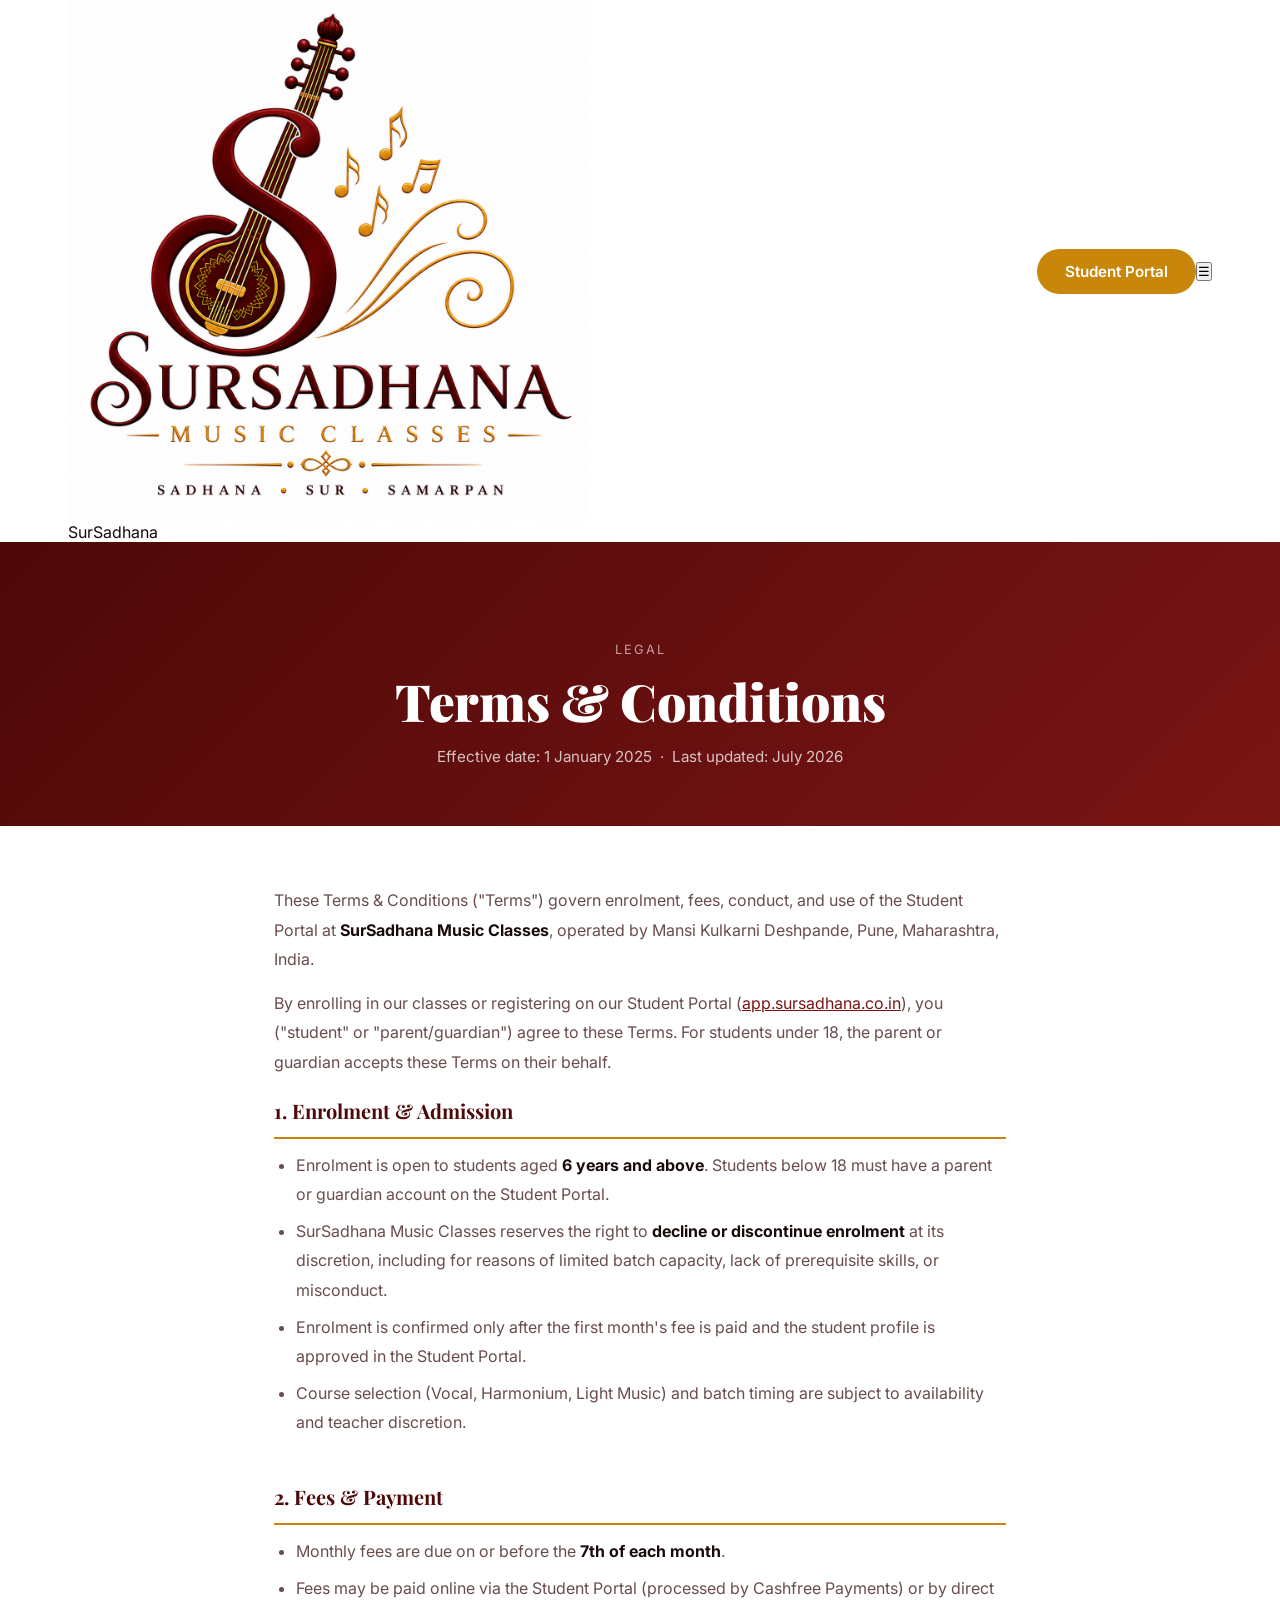
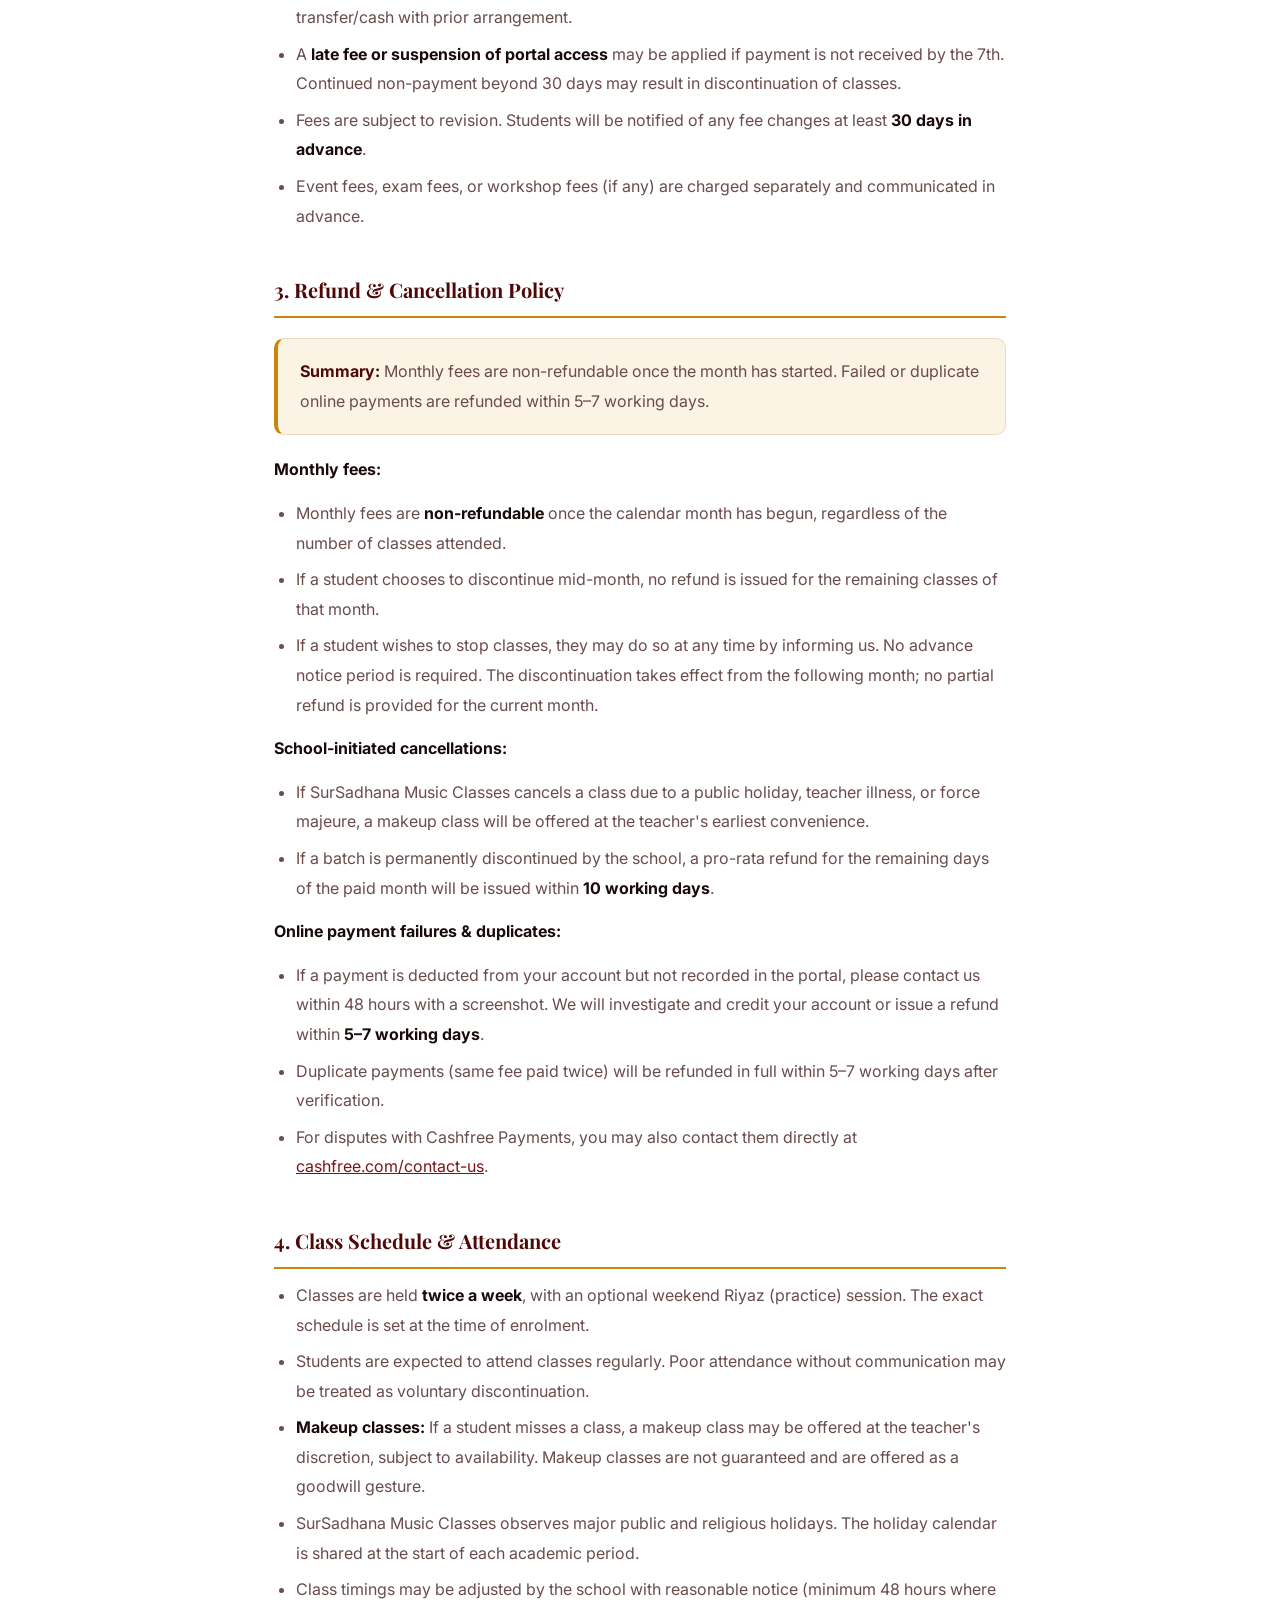
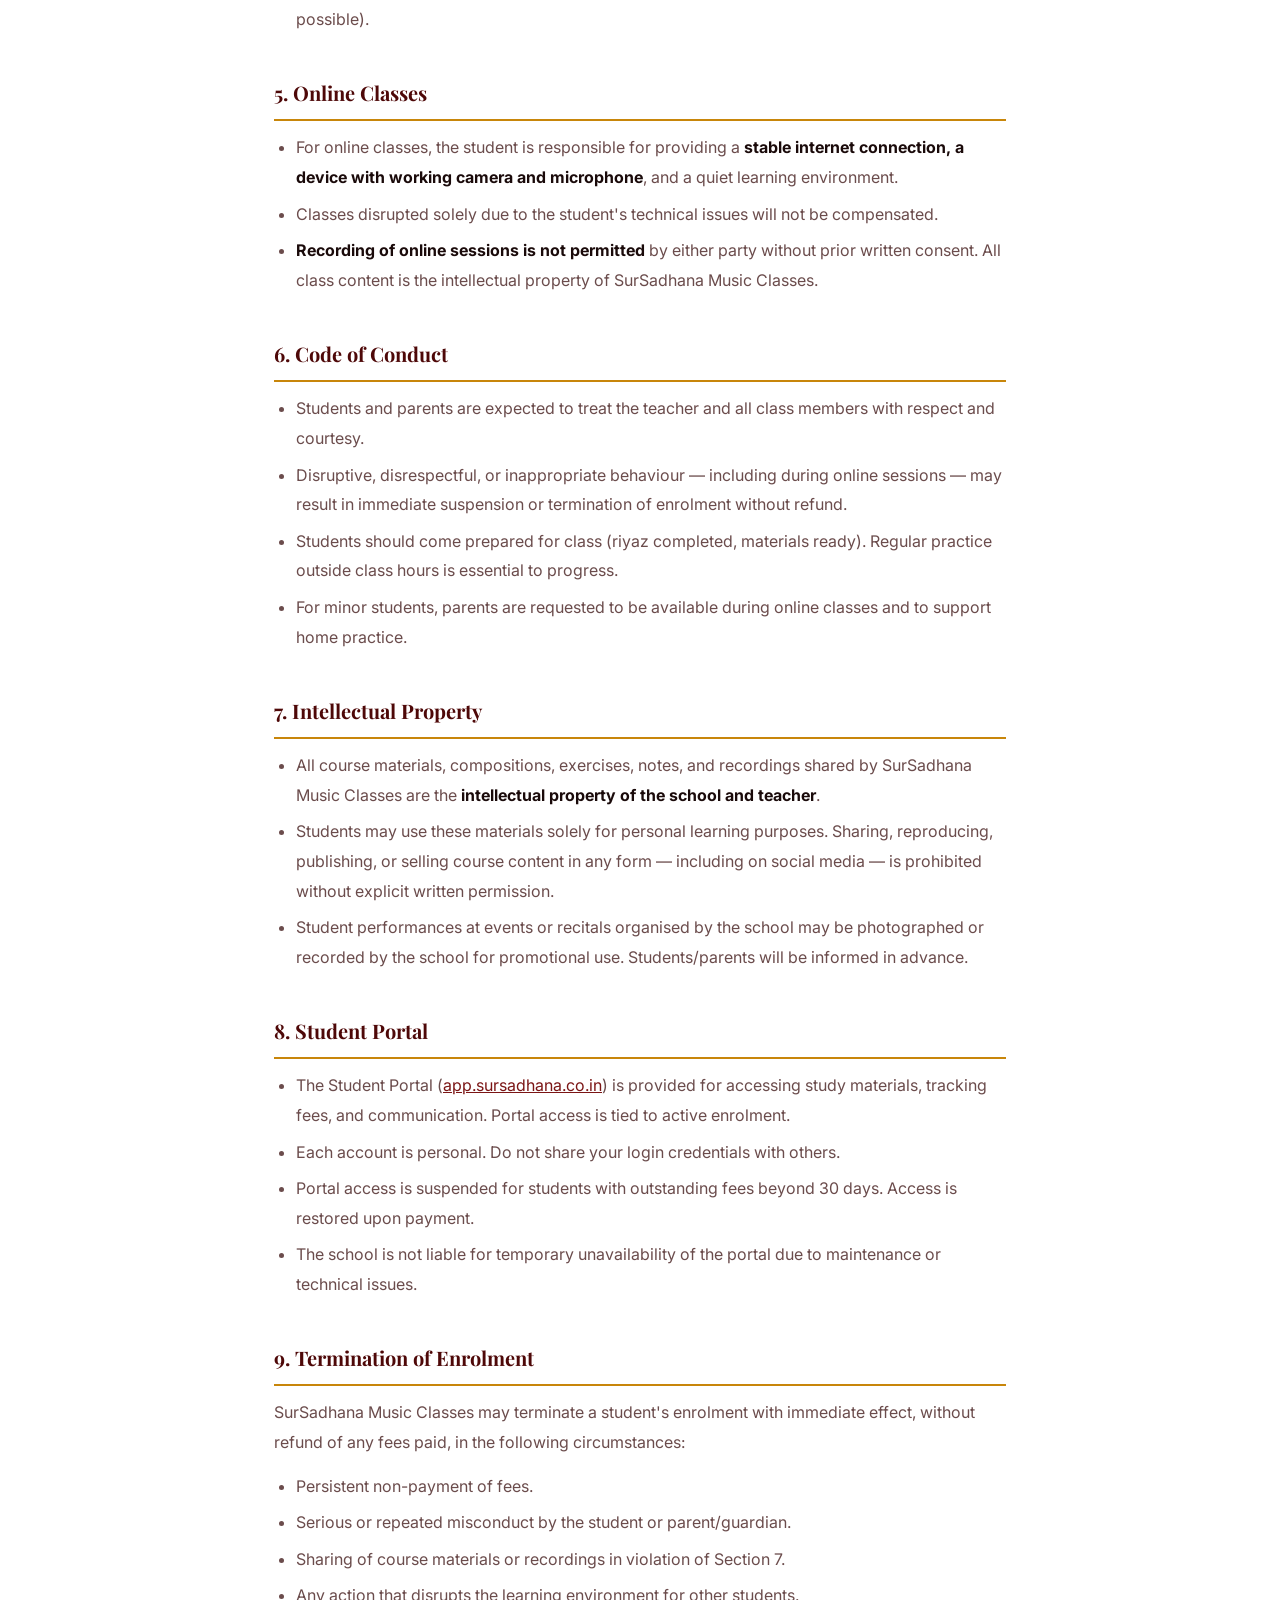
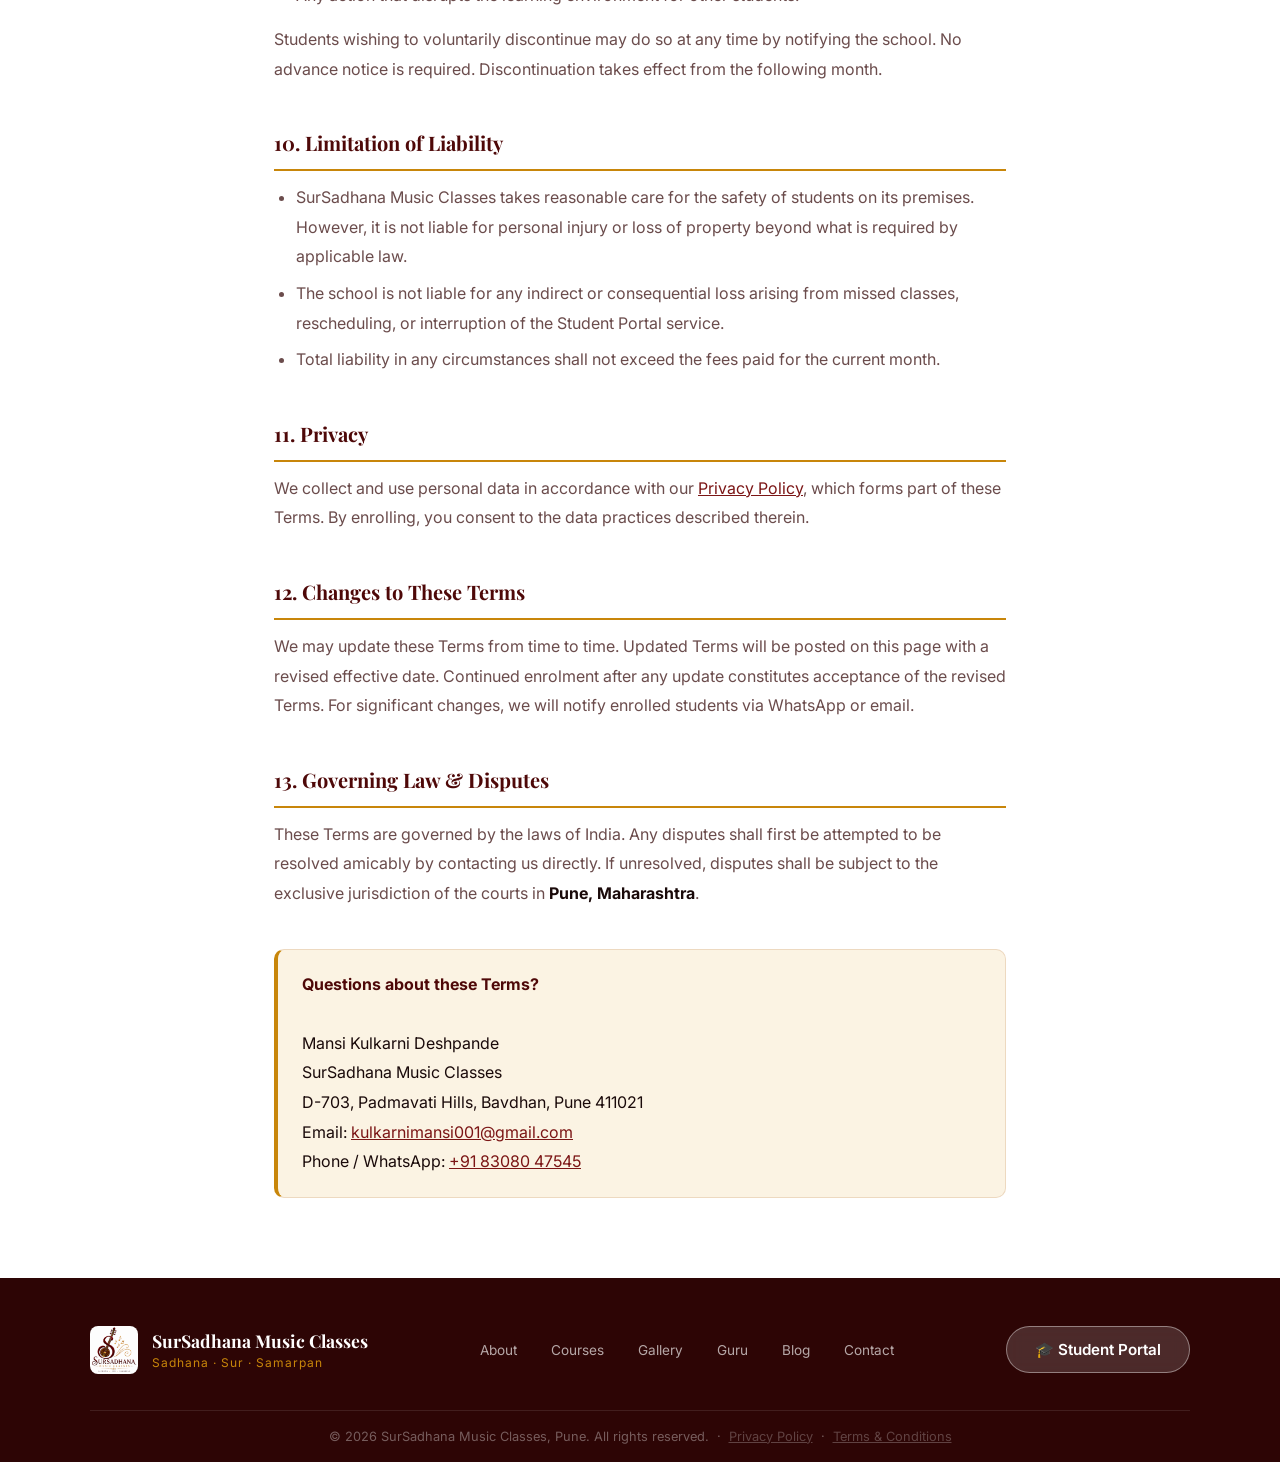
<file: terms.html>
<!DOCTYPE html>
<html lang="en">
<head>
  <meta charset="UTF-8"/>
  <meta name="viewport" content="width=device-width, initial-scale=1.0"/>
  <title>Terms & Conditions – SurSadhana Music Classes</title>
  <meta name="description" content="Terms and Conditions for enrolment, fees, refunds, and conduct at SurSadhana Music Classes, Pune."/>
  <meta name="robots" content="noindex"/>
  <link rel="canonical" href="https://sursadhana.co.in/terms.html"/>
  <link rel="icon" href="images/logo.png"/>
  <link rel="preconnect" href="https://fonts.googleapis.com"/>
  <link href="https://fonts.googleapis.com/css2?family=Playfair+Display:ital,wght@0,400;0,700;0,900;1,400&family=Inter:wght@300;400;500;600;700&display=swap" rel="stylesheet"/>
  <link rel="stylesheet" href="css/style.css"/>
  <style>
    .policy-hero {
      background: linear-gradient(135deg, var(--maroon-dark) 0%, var(--maroon) 100%);
      color: #fff;
      padding: 100px 0 60px;
      text-align: center;
    }
    .policy-hero h1 {
      font-family: var(--font-display);
      font-size: clamp(2rem, 5vw, 3.2rem);
      font-weight: 900;
      margin-bottom: 12px;
    }
    .policy-hero p { opacity: .75; font-size: .95rem; }
    .policy-body {
      max-width: 780px;
      margin: 0 auto;
      padding: 60px 24px 80px;
      color: var(--text);
      line-height: 1.85;
    }
    .policy-body h2 {
      font-family: var(--font-display);
      font-size: 1.25rem;
      font-weight: 700;
      color: var(--maroon-dark);
      margin: 40px 0 12px;
      padding-bottom: 8px;
      border-bottom: 2px solid var(--gold);
    }
    .policy-body h2:first-of-type { margin-top: 0; }
    .policy-body p { margin-bottom: 14px; color: var(--text-muted); }
    .policy-body ul { margin: 0 0 14px 22px; color: var(--text-muted); }
    .policy-body ul li { margin-bottom: 7px; }
    .policy-body a { color: var(--maroon); text-decoration: underline; }
    .policy-body strong { color: var(--text); }
    .policy-highlight {
      background: var(--cream);
      border: 1px solid var(--border);
      border-left: 4px solid var(--gold);
      border-radius: 10px;
      padding: 18px 22px;
      margin: 20px 0;
      color: var(--text-muted);
    }
    .policy-highlight strong { color: var(--maroon-dark); }
    .policy-contact-box {
      background: var(--cream);
      border: 1px solid var(--border);
      border-left: 4px solid var(--gold);
      border-radius: 10px;
      padding: 20px 24px;
      margin-top: 40px;
    }
    .policy-contact-box strong { color: var(--maroon-dark); }
  </style>
</head>
<body>

<!-- ── NAV ─────────────────────────────────────────────────────────── -->
<nav class="nav" id="mainNav">
  <div class="nav-inner">
    <a href="index.html" class="nav-brand">
      <img src="images/logo.png" alt="SurSadhana Logo" class="nav-logo"/>
      <span class="nav-name">SurSadhana</span>
    </a>
    <div class="nav-links" id="navLinks">
      <a href="index.html#about">About</a>
      <a href="index.html#courses">Courses</a>
      <a href="gallery.html">Gallery</a>
      <a href="mansideshpande.html">Guru</a>
      <a href="blog.html">Blog</a>
      <a href="index.html#contact">Contact</a>
    </div>
    <a href="https://app.sursadhana.co.in" class="btn btn-gold btn-sm" target="_blank">Student Portal</a>
    <button class="nav-toggle" id="navToggle" aria-label="Menu">&#9776;</button>
  </div>
</nav>

<!-- ── HERO ─────────────────────────────────────────────────────────── -->
<div class="policy-hero">
  <div class="container">
    <p style="font-size:.8rem;letter-spacing:2px;text-transform:uppercase;opacity:.6;margin-bottom:10px">Legal</p>
    <h1>Terms &amp; Conditions</h1>
    <p>Effective date: 1 January 2025 &nbsp;·&nbsp; Last updated: July 2026</p>
  </div>
</div>

<!-- ── CONTENT ──────────────────────────────────────────────────────── -->
<div class="policy-body">

  <p>These Terms &amp; Conditions ("Terms") govern enrolment, fees, conduct, and use of the Student Portal at <strong>SurSadhana Music Classes</strong>, operated by Mansi Kulkarni Deshpande, Pune, Maharashtra, India.</p>
  <p>By enrolling in our classes or registering on our Student Portal (<a href="https://app.sursadhana.co.in">app.sursadhana.co.in</a>), you ("student" or "parent/guardian") agree to these Terms. For students under 18, the parent or guardian accepts these Terms on their behalf.</p>

  <!-- 1 -->
  <h2>1. Enrolment &amp; Admission</h2>
  <ul>
    <li>Enrolment is open to students aged <strong>6 years and above</strong>. Students below 18 must have a parent or guardian account on the Student Portal.</li>
    <li>SurSadhana Music Classes reserves the right to <strong>decline or discontinue enrolment</strong> at its discretion, including for reasons of limited batch capacity, lack of prerequisite skills, or misconduct.</li>
    <li>Enrolment is confirmed only after the first month's fee is paid and the student profile is approved in the Student Portal.</li>
    <li>Course selection (Vocal, Harmonium, Light Music) and batch timing are subject to availability and teacher discretion.</li>
  </ul>

  <!-- 2 -->
  <h2>2. Fees &amp; Payment</h2>
  <ul>
    <li>Monthly fees are due on or before the <strong>7th of each month</strong>.</li>
    <li>Fees may be paid online via the Student Portal (processed by Cashfree Payments) or by direct transfer/cash with prior arrangement.</li>
    <li>A <strong>late fee or suspension of portal access</strong> may be applied if payment is not received by the 7th. Continued non-payment beyond 30 days may result in discontinuation of classes.</li>
    <li>Fees are subject to revision. Students will be notified of any fee changes at least <strong>30 days in advance</strong>.</li>
    <li>Event fees, exam fees, or workshop fees (if any) are charged separately and communicated in advance.</li>
  </ul>

  <!-- 3 -->
  <h2>3. Refund &amp; Cancellation Policy</h2>

  <div class="policy-highlight">
    <strong>Summary:</strong> Monthly fees are non-refundable once the month has started. Failed or duplicate online payments are refunded within 5–7 working days.
  </div>

  <p><strong>Monthly fees:</strong></p>
  <ul>
    <li>Monthly fees are <strong>non-refundable</strong> once the calendar month has begun, regardless of the number of classes attended.</li>
    <li>If a student chooses to discontinue mid-month, no refund is issued for the remaining classes of that month.</li>
    <li>If a student wishes to stop classes, they may do so at any time by informing us. No advance notice period is required. The discontinuation takes effect from the following month; no partial refund is provided for the current month.</li>
  </ul>

  <p><strong>School-initiated cancellations:</strong></p>
  <ul>
    <li>If SurSadhana Music Classes cancels a class due to a public holiday, teacher illness, or force majeure, a makeup class will be offered at the teacher's earliest convenience.</li>
    <li>If a batch is permanently discontinued by the school, a pro-rata refund for the remaining days of the paid month will be issued within <strong>10 working days</strong>.</li>
  </ul>

  <p><strong>Online payment failures &amp; duplicates:</strong></p>
  <ul>
    <li>If a payment is deducted from your account but not recorded in the portal, please contact us within 48 hours with a screenshot. We will investigate and credit your account or issue a refund within <strong>5–7 working days</strong>.</li>
    <li>Duplicate payments (same fee paid twice) will be refunded in full within 5–7 working days after verification.</li>
    <li>For disputes with Cashfree Payments, you may also contact them directly at <a href="https://www.cashfree.com/contact-us" target="_blank" rel="noopener">cashfree.com/contact-us</a>.</li>
  </ul>

  <!-- 4 -->
  <h2>4. Class Schedule &amp; Attendance</h2>
  <ul>
    <li>Classes are held <strong>twice a week</strong>, with an optional weekend Riyaz (practice) session. The exact schedule is set at the time of enrolment.</li>
    <li>Students are expected to attend classes regularly. Poor attendance without communication may be treated as voluntary discontinuation.</li>
    <li><strong>Makeup classes:</strong> If a student misses a class, a makeup class may be offered at the teacher's discretion, subject to availability. Makeup classes are not guaranteed and are offered as a goodwill gesture.</li>
    <li>SurSadhana Music Classes observes major public and religious holidays. The holiday calendar is shared at the start of each academic period.</li>
    <li>Class timings may be adjusted by the school with reasonable notice (minimum 48 hours where possible).</li>
  </ul>

  <!-- 5 -->
  <h2>5. Online Classes</h2>
  <ul>
    <li>For online classes, the student is responsible for providing a <strong>stable internet connection, a device with working camera and microphone</strong>, and a quiet learning environment.</li>
    <li>Classes disrupted solely due to the student's technical issues will not be compensated.</li>
    <li><strong>Recording of online sessions is not permitted</strong> by either party without prior written consent. All class content is the intellectual property of SurSadhana Music Classes.</li>
  </ul>

  <!-- 6 -->
  <h2>6. Code of Conduct</h2>
  <ul>
    <li>Students and parents are expected to treat the teacher and all class members with respect and courtesy.</li>
    <li>Disruptive, disrespectful, or inappropriate behaviour — including during online sessions — may result in immediate suspension or termination of enrolment without refund.</li>
    <li>Students should come prepared for class (riyaz completed, materials ready). Regular practice outside class hours is essential to progress.</li>
    <li>For minor students, parents are requested to be available during online classes and to support home practice.</li>
  </ul>

  <!-- 7 -->
  <h2>7. Intellectual Property</h2>
  <ul>
    <li>All course materials, compositions, exercises, notes, and recordings shared by SurSadhana Music Classes are the <strong>intellectual property of the school and teacher</strong>.</li>
    <li>Students may use these materials solely for personal learning purposes. Sharing, reproducing, publishing, or selling course content in any form — including on social media — is prohibited without explicit written permission.</li>
    <li>Student performances at events or recitals organised by the school may be photographed or recorded by the school for promotional use. Students/parents will be informed in advance.</li>
  </ul>

  <!-- 8 -->
  <h2>8. Student Portal</h2>
  <ul>
    <li>The Student Portal (<a href="https://app.sursadhana.co.in">app.sursadhana.co.in</a>) is provided for accessing study materials, tracking fees, and communication. Portal access is tied to active enrolment.</li>
    <li>Each account is personal. Do not share your login credentials with others.</li>
    <li>Portal access is suspended for students with outstanding fees beyond 30 days. Access is restored upon payment.</li>
    <li>The school is not liable for temporary unavailability of the portal due to maintenance or technical issues.</li>
  </ul>

  <!-- 9 -->
  <h2>9. Termination of Enrolment</h2>
  <p>SurSadhana Music Classes may terminate a student's enrolment with immediate effect, without refund of any fees paid, in the following circumstances:</p>
  <ul>
    <li>Persistent non-payment of fees.</li>
    <li>Serious or repeated misconduct by the student or parent/guardian.</li>
    <li>Sharing of course materials or recordings in violation of Section 7.</li>
    <li>Any action that disrupts the learning environment for other students.</li>
  </ul>
  <p>Students wishing to voluntarily discontinue may do so at any time by notifying the school. No advance notice is required. Discontinuation takes effect from the following month.</p>

  <!-- 10 -->
  <h2>10. Limitation of Liability</h2>
  <ul>
    <li>SurSadhana Music Classes takes reasonable care for the safety of students on its premises. However, it is not liable for personal injury or loss of property beyond what is required by applicable law.</li>
    <li>The school is not liable for any indirect or consequential loss arising from missed classes, rescheduling, or interruption of the Student Portal service.</li>
    <li>Total liability in any circumstances shall not exceed the fees paid for the current month.</li>
  </ul>

  <!-- 11 -->
  <h2>11. Privacy</h2>
  <p>We collect and use personal data in accordance with our <a href="privacy-policy.html">Privacy Policy</a>, which forms part of these Terms. By enrolling, you consent to the data practices described therein.</p>

  <!-- 12 -->
  <h2>12. Changes to These Terms</h2>
  <p>We may update these Terms from time to time. Updated Terms will be posted on this page with a revised effective date. Continued enrolment after any update constitutes acceptance of the revised Terms. For significant changes, we will notify enrolled students via WhatsApp or email.</p>

  <!-- 13 -->
  <h2>13. Governing Law &amp; Disputes</h2>
  <p>These Terms are governed by the laws of India. Any disputes shall first be attempted to be resolved amicably by contacting us directly. If unresolved, disputes shall be subject to the exclusive jurisdiction of the courts in <strong>Pune, Maharashtra</strong>.</p>

  <div class="policy-contact-box">
    <strong>Questions about these Terms?</strong><br/><br/>
    Mansi Kulkarni Deshpande<br/>
    SurSadhana Music Classes<br/>
    D-703, Padmavati Hills, Bavdhan, Pune 411021<br/>
    Email: <a href="mailto:kulkarnimansi001@gmail.com">kulkarnimansi001@gmail.com</a><br/>
    Phone / WhatsApp: <a href="tel:+918308047545">+91 83080 47545</a>
  </div>

</div>

<!-- ── FOOTER ──────────────────────────────────────────────────────── -->
<footer class="footer">
  <div class="footer-inner">
    <div class="footer-brand">
      <img src="images/logo.png" alt="SurSadhana Music Classes"/>
      <div>
        <div class="footer-name">SurSadhana Music Classes</div>
        <div class="footer-tag">Sadhana · Sur · Samarpan</div>
      </div>
    </div>
    <div class="footer-links">
      <a href="index.html#about">About</a>
      <a href="index.html#courses">Courses</a>
      <a href="gallery.html">Gallery</a>
      <a href="mansideshpande.html">Guru</a>
      <a href="blog.html">Blog</a>
      <a href="index.html#contact">Contact</a>
    </div>
    <div class="footer-portal">
      <a href="https://app.sursadhana.co.in" class="btn btn-ghost" target="_blank">🎓 Student Portal</a>
    </div>
  </div>
  <div class="footer-bottom">
    © 2026 SurSadhana Music Classes, Pune. All rights reserved.
    &nbsp;·&nbsp; <a href="privacy-policy.html" style="color:inherit;opacity:.7;text-decoration:underline">Privacy Policy</a>
    &nbsp;·&nbsp; <a href="terms.html" style="color:inherit;opacity:.7;text-decoration:underline">Terms &amp; Conditions</a>
  </div>
</footer>

<script src="js/main.js" type="module"></script>
</body>
</html>
</file>
<file: css/style.css>
/* ── RESET & BASE ─────────────────────────────────────────────────── */
*, *::before, *::after { box-sizing: border-box; margin: 0; padding: 0; }

:root {
  --maroon:      #7B1515;
  --maroon-dark: #4E0808;
  --maroon-deep: #2D0505;
  --gold:        #C8860A;
  --gold-light:  #E8A020;
  --cream:       #FBF3E3;
  --cream-dark:  #F5E8D0;
  --white:       #FFFFFF;
  --text:        #1A0A0A;
  --text-muted:  #6B4C4C;
  --border:      #EDD9C0;
  --radius:      14px;
  --shadow:      0 4px 24px rgba(78,8,8,.10);
  --shadow-lg:   0 12px 48px rgba(78,8,8,.15);
  --nav-h:       72px;
  --font-display: 'Playfair Display', Georgia, serif;
  --font-body:   'Inter', system-ui, sans-serif;
}

html { scroll-behavior: smooth; font-size: 16px; }

body {
  font-family: var(--font-body);
  background: var(--white);
  color: var(--text);
  overflow-x: hidden;
}

img { max-width: 100%; display: block; }
a  { text-decoration: none; color: inherit; }

/* ── UTILITY ──────────────────────────────────────────────────────── */
.gold       { color: var(--gold); }
.container  { max-width: 1140px; margin: 0 auto; padding: 0 24px; }
.section    { padding: 96px 0; }
.section-alt{ background: var(--cream); }

.section-label {
  font-size: .75rem; font-weight: 700; letter-spacing: 2.5px;
  text-transform: uppercase; color: var(--gold);
  margin-bottom: 10px;
}
.section-title {
  font-family: var(--font-display);
  font-size: clamp(1.8rem, 4vw, 2.8rem);
  font-weight: 900; color: var(--maroon-dark);
  line-height: 1.2; margin-bottom: 20px;
}
.section-intro {
  font-size: 1.05rem; color: var(--text-muted);
  line-height: 1.8; max-width: 700px;
  margin-bottom: 52px;
}

/* ── BUTTONS ──────────────────────────────────────────────────────── */
.btn {
  display: inline-flex; align-items: center; gap: 8px;
  padding: 13px 28px; border-radius: 50px;
  font-weight: 600; font-size: .95rem;
  transition: all .25s; cursor: pointer; border: none;
  white-space: nowrap;
}
.btn-gold    { background: var(--gold); color: #fff; }
.btn-gold:hover { background: var(--gold-light); transform: translateY(-2px); box-shadow: 0 6px 20px rgba(200,134,10,.35); }
.btn-outline { background: transparent; color: var(--maroon); border: 2px solid var(--maroon); }
.btn-outline:hover { background: var(--maroon); color: #fff; transform: translateY(-2px); }
.btn-ghost   { background: rgba(255,255,255,.15); color: #fff; border: 1.5px solid rgba(255,255,255,.4); backdrop-filter: blur(8px); }
.btn-ghost:hover { background: rgba(255,255,255,.25); transform: translateY(-2px); }
.btn-outline-light { background: transparent; color: #fff; border: 2px solid rgba(255,255,255,.75); }
.btn-outline-light:hover { background: #fff; color: var(--maroon); transform: translateY(-2px); }
.btn-white   { background: #fff; color: var(--maroon-dark); border: 2px solid #fff; }
.btn-white:hover { background: var(--cream); border-color: var(--cream); transform: translateY(-2px); }

/* ── ANIMATIONS ───────────────────────────────────────────────────── */
@keyframes fadeUp   { from { opacity:0; transform:translateY(30px); } to { opacity:1; transform:translateY(0); } }
@keyframes fadeIn   { from { opacity:0; } to { opacity:1; } }
@keyframes floatNote{ 0%,100%{ transform:translateY(0) rotate(0deg); opacity:.6; } 50%{ transform:translateY(-30px) rotate(10deg); opacity:1; } }
@keyframes pulse    { 0%,100%{ transform:scale(1); } 50%{ transform:scale(1.05); } }
@keyframes scrollBounce { 0%,100%{ transform:translateX(-50%) translateY(0); } 50%{ transform:translateX(-50%) translateY(8px); } }

.animate-fade-up { opacity: 0; animation: fadeUp .8s ease forwards; }
.delay-1 { animation-delay: .15s; }
.delay-2 { animation-delay: .3s; }
.delay-3 { animation-delay: .45s; }
.delay-4 { animation-delay: .6s; }

.animate-on-scroll {
  opacity: 0; transform: translateY(28px);
  transition: opacity .7s ease, transform .7s ease;
}
.animate-on-scroll.visible {
  opacity: 1; transform: translateY(0);
}
.animate-on-scroll.delay-1.visible { transition-delay: .12s; }
.animate-on-scroll.delay-2.visible { transition-delay: .24s; }

/* ── NAVBAR ───────────────────────────────────────────────────────── */
.navbar {
  position: fixed; top: 0; left: 0; right: 0;
  height: var(--nav-h); z-index: 1000;
  background: transparent;
  transition: background .35s, box-shadow .35s;
}
.navbar.scrolled {
  background: rgba(255,255,255,.97);
  box-shadow: 0 2px 16px rgba(78,8,8,.10);
  backdrop-filter: blur(12px);
}
.nav-inner {
  max-width: 1200px; margin: 0 auto;
  height: 100%; padding: 0 28px;
  display: flex; align-items: center; justify-content: space-between;
}
.nav-logo {
  display: flex; align-items: center; gap: 12px;
  font-family: var(--font-display); font-size: 1.1rem;
  font-weight: 700; color: var(--white);
  transition: color .3s;
}
.navbar.scrolled .nav-logo { color: var(--maroon-dark); }
.nav-logo img { width: 42px; height: 42px; object-fit: contain; border-radius: 8px; }
.nav-logo small { font-size: .65rem; font-weight: 400; opacity: .75; display: block; }

.nav-links {
  display: flex; align-items: center; gap: 6px; list-style: none;
}
.nav-links a {
  padding: 7px 13px; border-radius: 8px;
  font-size: .88rem; font-weight: 500;
  color: rgba(255,255,255,.9);
  transition: all .2s;
}
.navbar.scrolled .nav-links a { color: var(--text-muted); }
.nav-links a:hover { color: var(--gold); background: rgba(200,134,10,.08); }
.btn-portal {
  background: var(--gold) !important; color: #fff !important;
  border-radius: 50px !important; padding: 8px 18px !important;
  font-weight: 600 !important;
}
.btn-portal:hover { background: var(--gold-light) !important; transform: translateY(-1px); }

.nav-hamburger {
  display: none; background: none; border: none;
  font-size: 1.5rem; cursor: pointer;
  color: var(--white); transition: color .3s;
}
.navbar.scrolled .nav-hamburger { color: var(--maroon); }

/* ── LANGUAGE SWITCHER ────────────────────────────────────────────── */
.lang-switch {
  display: flex; align-items: center; gap: 2px;
  background: rgba(255,255,255,.1); border-radius: 50px;
  padding: 3px 6px; list-style: none;
}
.navbar.scrolled .lang-switch { background: rgba(123,21,21,.08); }
.lang-btn {
  background: none; border: none; cursor: pointer;
  font-size: .72rem; font-weight: 700; padding: 3px 7px;
  border-radius: 50px; color: rgba(255,255,255,.65);
  transition: background .15s, color .15s; font-family: inherit;
  line-height: 1.5;
}
.lang-btn.active {
  background: rgba(255,255,255,.2); color: #fff;
}
.lang-btn:hover:not(.active) { color: #fff; }
.navbar.scrolled .lang-btn { color: var(--text-muted); }
.navbar.scrolled .lang-btn.active { background: rgba(123,21,21,.12); color: var(--maroon-dark); }
.lang-sep { color: rgba(255,255,255,.25); font-size: .65rem; user-select: none; }
.navbar.scrolled .lang-sep { color: rgba(0,0,0,.15); }

/* ── HERO ─────────────────────────────────────────────────────────── */
.hero {
  min-height: 100vh;
  background: linear-gradient(160deg, var(--maroon-deep) 0%, var(--maroon) 50%, #9B2020 100%);
  display: flex; flex-direction: column;
  align-items: center; justify-content: center;
  text-align: center; position: relative;
  overflow: hidden; padding: 100px 24px 80px;
}
.hero::before {
  content: '';
  position: absolute; inset: 0;
  background: url("data:image/svg+xml,%3Csvg width='60' height='60' viewBox='0 0 60 60' xmlns='http://www.w3.org/2000/svg'%3E%3Cg fill='none' fill-rule='evenodd'%3E%3Cg fill='%23ffffff' fill-opacity='0.03'%3E%3Cpath d='M36 34v-4h-2v4h-4v2h4v4h2v-4h4v-2h-4zm0-30V0h-2v4h-4v2h4v4h2V6h4V4h-4zM6 34v-4H4v4H0v2h4v4h2v-4h4v-2H6zM6 4V0H4v4H0v2h4v4h2V6h4V4H6z'/%3E%3C/g%3E%3C/g%3E%3C/svg%3E");
}
.hero-notes {
  position: absolute; inset: 0; pointer-events: none; overflow: hidden;
}
.music-note {
  position: absolute; font-size: 1.5rem;
  animation: floatNote linear infinite;
  opacity: .5; user-select: none;
}
.hero-content { position: relative; z-index: 1; max-width: 800px; }
.hero-logo {
  width: 150px; height: 150px; object-fit: contain;
  border-radius: 20px; margin: 0 auto 24px;
  box-shadow: 0 8px 32px rgba(0,0,0,.3);
}
.hero-school-name {
  font-family: var(--font-display);
  font-size: clamp(1.8rem, 4.5vw, 3rem);
  font-weight: 900; color: #fff;
  letter-spacing: 1px; margin-bottom: 10px; line-height: 1.1;
}
.hero-tagline {
  font-size: .8rem; font-weight: 700; letter-spacing: 4px;
  text-transform: uppercase; color: var(--gold);
  margin-bottom: 18px;
}
.hero-title {
  font-family: var(--font-display);
  font-size: clamp(1.5rem, 4vw, 2.6rem);
  font-weight: 900; color: #fff;
  line-height: 1.15; margin-bottom: 20px;
}
.hero-sub {
  font-size: 1rem; color: rgba(255,255,255,.75);
  line-height: 1.8; margin-bottom: 36px;
}
.hero-btns { display: flex; gap: 14px; justify-content: center; flex-wrap: wrap; }

.hero-scroll-hint {
  position: absolute; bottom: 28px; left: 50%; transform: translateX(-50%);
  display: flex; flex-direction: column; align-items: center; gap: 8px;
  color: rgba(255,255,255,.5); font-size: .75rem; z-index: 1;
}
.hero-scroll-hint span {
  display: block; width: 2px; height: 40px;
  background: linear-gradient(to bottom, rgba(255,255,255,.5), transparent);
  animation: scrollBounce 1.5s ease-in-out infinite;
}

/* ── STATS BAR ────────────────────────────────────────────────────── */
.stats-bar {
  background: var(--maroon-dark);
  padding: 36px 24px;
}
.stats-inner {
  max-width: 860px; margin: 0 auto;
  display: flex; align-items: center; justify-content: space-around;
  flex-wrap: wrap; gap: 24px;
}
.stat-item { text-align: center; }
.stat-num  { font-family: var(--font-display); font-size: 2.4rem; font-weight: 900; color: var(--gold); }
.stat-suffix{ font-size: 1.4rem; color: var(--gold); font-weight: 700; }
.stat-label { font-size: .78rem; color: rgba(255,255,255,.65); margin-top: 4px; font-weight: 500; letter-spacing: .5px; }
.stat-divider { width: 1px; height: 50px; background: rgba(255,255,255,.15); }

/* ── FEATURE HIGHLIGHTS ───────────────────────────────────────────── */
.features-inner {
  max-width: 1040px; margin: 0 auto;
  display: flex; align-items: center; justify-content: space-around;
  flex-wrap: wrap; gap: 0;
}
.feature-card {
  flex: 1; min-width: 180px;
  text-align: center; padding: 10px 20px;
}
.feature-icon  { font-size: 1.9rem; margin-bottom: 10px; line-height: 1; }
.feature-title {
  font-size: .92rem; font-weight: 700; color: var(--gold);
  margin-bottom: 5px; line-height: 1.35;
}
.feature-sub   { font-size: .75rem; color: rgba(255,255,255,.6); line-height: 1.5; }
.feature-divider {
  width: 1px; height: 64px; flex-shrink: 0;
  background: rgba(255,255,255,.15); align-self: center;
}
@media (max-width: 700px) {
  .features-inner { gap: 4px; }
  .feature-divider { display: none; }
  .feature-card { min-width: 46%; padding: 12px 10px; }
  .feature-title { font-size: .82rem; }
  .feature-sub   { font-size: .7rem; }
}

/* ── ABOUT / PILLARS ──────────────────────────────────────────────── */
.pillars {
  display: grid; grid-template-columns: repeat(auto-fit, minmax(260px, 1fr));
  gap: 28px; margin-top: 52px;
}
.pillar {
  background: var(--white); border-radius: var(--radius);
  padding: 36px 28px; text-align: center;
  border: 1px solid var(--border);
  box-shadow: var(--shadow);
  transition: transform .3s, box-shadow .3s;
}
.pillar:hover { transform: translateY(-6px); box-shadow: var(--shadow-lg); }
.pillar-icon { font-size: 2.5rem; margin-bottom: 16px; }
.pillar h3 {
  font-family: var(--font-display); font-size: 1.4rem;
  color: var(--maroon); margin-bottom: 12px;
}
.pillar p { font-size: .93rem; color: var(--text-muted); line-height: 1.75; }

/* ── COURSES ──────────────────────────────────────────────────────── */
.courses-grid {
  display: grid; grid-template-columns: repeat(auto-fit, minmax(300px, 1fr));
  gap: 28px; margin-top: 52px;
}
.course-card {
  background: var(--white); border-radius: var(--radius);
  padding: 36px 28px; border: 1px solid var(--border);
  box-shadow: var(--shadow);
  border-top: 4px solid var(--gold);
  transition: transform .3s, box-shadow .3s;
}
.course-card:hover { transform: translateY(-6px); box-shadow: var(--shadow-lg); }
.course-icon { font-size: 2.4rem; margin-bottom: 14px; }
.course-card h3 {
  font-family: var(--font-display); font-size: 1.3rem;
  color: var(--maroon-dark); margin-bottom: 10px;
}
.course-badge {
  display: inline-block; background: var(--cream);
  color: var(--gold); font-size: .72rem; font-weight: 700;
  letter-spacing: 1px; text-transform: uppercase;
  padding: 4px 12px; border-radius: 50px;
  border: 1px solid var(--border); margin-bottom: 14px;
}
.course-card p { font-size: .92rem; color: var(--text-muted); line-height: 1.7; margin-bottom: 16px; }
.course-topics { padding-left: 18px; }
.course-topics li { font-size: .88rem; color: var(--text-muted); margin-bottom: 6px; line-height: 1.5; }
.course-topics li::marker { color: var(--gold); }
.courses-note {
  margin-top: 36px; text-align: center;
  font-size: 1rem; color: var(--text-muted);
  font-style: italic; padding: 20px;
  border-top: 1px solid var(--border);
}

/* ── GALLERY ──────────────────────────────────────────────────────── */
.gallery-grid {
  display: grid;
  grid-template-columns: repeat(auto-fill, minmax(240px, 1fr));
  gap: 16px; margin-top: 52px;
}
.gallery-item {
  position: relative; border-radius: var(--radius);
  overflow: hidden; cursor: pointer;
  aspect-ratio: 4/3;
  box-shadow: var(--shadow);
}
.gallery-item img {
  width: 100%; height: 100%; object-fit: cover;
  transition: transform .4s ease;
}
.gallery-item:hover img { transform: scale(1.07); }
.gallery-overlay {
  position: absolute; inset: 0;
  background: rgba(78,8,8,.55);
  display: flex; align-items: center; justify-content: center;
  opacity: 0; transition: opacity .3s;
}
.gallery-item:hover .gallery-overlay { opacity: 1; }
.gallery-overlay span {
  color: #fff; font-weight: 700; font-size: .9rem;
  letter-spacing: 2px; text-transform: uppercase;
}
.gallery-more { text-align: center; margin-top: 32px; }

/* Lightbox */
.lightbox {
  display: none; position: fixed; inset: 0; z-index: 9999;
  background: rgba(0,0,0,.92); align-items: center; justify-content: center;
}
.lightbox.open { display: flex; animation: fadeIn .2s ease; }
.lightbox img  { max-width: calc(100vw - 140px); max-height: 90vh; object-fit: contain; border-radius: 8px; transition: opacity .2s ease; }
.lightbox-close {
  position: absolute; top: 20px; right: 24px;
  background: rgba(255,255,255,.15); border: none;
  color: #fff; font-size: 1.3rem; width: 40px; height: 40px;
  border-radius: 50%; cursor: pointer; transition: background .2s;
}
.lightbox-close:hover { background: rgba(255,255,255,.3); }
.lightbox-nav {
  position: absolute; top: 50%; transform: translateY(-50%);
  background: rgba(255,255,255,.18); border: 2px solid rgba(255,255,255,.4);
  color: #fff; font-size: 2rem; width: 52px; height: 52px;
  border-radius: 50%; cursor: pointer; transition: background .2s;
  display: flex; align-items: center; justify-content: center; line-height: 1;
}
.lightbox-nav:hover { background: rgba(255,255,255,.35); }
.lightbox-prev { left: 16px; }
.lightbox-next { right: 16px; }

/* ── VIDEOS ───────────────────────────────────────────────────────── */
.videos-grid {
  display: grid; grid-template-columns: repeat(auto-fit, minmax(300px, 1fr));
  gap: 28px; margin-top: 52px;
}
.video-card {
  background: var(--white); border-radius: var(--radius);
  overflow: hidden; box-shadow: var(--shadow);
  border: 1px solid var(--border);
  transition: transform .3s, box-shadow .3s;
}
.video-card:hover { transform: translateY(-4px); box-shadow: var(--shadow-lg); }
.video-wrap { position: relative; padding-bottom: 56.25%; height: 0; }
.video-wrap iframe { position: absolute; inset: 0; width: 100%; height: 100%; }
.video-info { padding: 16px 18px; }
.video-tag {
  display: inline-block; background: var(--cream);
  color: var(--gold); font-size: .7rem; font-weight: 700;
  letter-spacing: 1px; text-transform: uppercase;
  padding: 3px 10px; border-radius: 50px; margin-bottom: 8px;
}
.video-info p { font-size: .9rem; color: var(--text-muted); }

/* ── TEACHER ──────────────────────────────────────────────────────── */
.teacher-layout {
  display: grid; grid-template-columns: 1fr 1.4fr;
  gap: 52px; align-items: start; margin-top: 52px;
}
.teacher-photo-main {
  border-radius: var(--radius); overflow: hidden;
  aspect-ratio: 3/4; box-shadow: var(--shadow-lg);
  border: 3px solid var(--border);
}
.teacher-photo-main img { width: 100%; height: 100%; object-fit: cover; transition: opacity .3s; }
.teacher-photo-thumbs {
  display: flex; gap: 10px; margin-top: 12px; flex-wrap: wrap;
}
.teacher-photo-thumbs img {
  width: 62px; height: 62px; object-fit: cover;
  border-radius: 8px; cursor: pointer;
  border: 2px solid transparent; transition: all .2s;
  opacity: .65;
}
.teacher-photo-thumbs img:hover,
.teacher-photo-thumbs img.active { border-color: var(--gold); opacity: 1; }

.teacher-badge {
  display: inline-flex; align-items: center; gap: 8px;
  background: linear-gradient(135deg, var(--cream), #fff);
  border: 1px solid var(--border); border-left: 4px solid var(--gold);
  padding: 10px 16px; border-radius: 8px;
  font-size: .85rem; font-weight: 700; color: var(--maroon);
  margin-bottom: 22px;
}
.teacher-bio p {
  font-size: .97rem; color: var(--text-muted);
  line-height: 1.85; margin-bottom: 16px;
}
.teacher-highlights {
  display: grid; grid-template-columns: 1fr 1fr;
  gap: 12px; margin-top: 24px;
}
.highlight-item {
  display: flex; align-items: center; gap: 10px;
  background: var(--cream); border-radius: 10px;
  padding: 12px 14px; border: 1px solid var(--border);
  font-size: .85rem; font-weight: 600; color: var(--maroon-dark);
}
.highlight-icon { font-size: 1.1rem; }

/* ── NEWS ─────────────────────────────────────────────────────────── */
.news-grid {
  display: grid; grid-template-columns: repeat(auto-fill, minmax(300px, 1fr));
  gap: 24px; margin-top: 52px;
}
.news-card {
  background: var(--white); border-radius: var(--radius);
  padding: 28px; overflow: hidden; border: 1px solid var(--border);
  box-shadow: var(--shadow); border-top: 3px solid var(--gold);
  transition: transform .25s, box-shadow .25s;
  cursor: pointer; display: flex; flex-direction: column;
}
.news-card:hover { transform: translateY(-5px); box-shadow: 0 12px 32px rgba(0,0,0,.12); }
.news-card-img { margin: -28px -28px 22px -28px; overflow: hidden; }
.news-card-img img { width: 100%; aspect-ratio: 16/9; object-fit: cover; display: block; transition: transform .35s; }
.news-card:hover .news-card-img img { transform: scale(1.04); }
.news-date    { font-size: .75rem; color: var(--gold); font-weight: 700; margin-bottom: 10px; text-transform: uppercase; letter-spacing: 1px; }
.news-title   { font-family: var(--font-display); font-size: 1.1rem; color: var(--maroon-dark); margin-bottom: 10px; line-height: 1.4; }
.news-excerpt { font-size: .88rem; color: var(--text-muted); line-height: 1.7; flex: 1; }
.news-body    { font-size: .88rem; color: var(--text-muted); line-height: 1.7; }
.news-read-more {
  margin-top: 16px; font-size: .8rem; font-weight: 700;
  color: var(--maroon); letter-spacing: .3px;
  display: inline-flex; align-items: center; gap: 4px;
  transition: gap .2s;
}
.news-card:hover .news-read-more { gap: 8px; }
.news-empty { grid-column: 1/-1; text-align: center; padding: 60px 0; color: var(--text-muted); }
.news-empty span { font-size: 2.5rem; display: block; margin-bottom: 12px; }

/* ── News modal ──────────────────────────────────────────────────── */
@keyframes newsModalIn {
  from { opacity: 0; transform: translateY(28px) scale(.97); }
  to   { opacity: 1; transform: translateY(0) scale(1); }
}
.news-modal {
  position: fixed; inset: 0; z-index: 900;
  background: rgba(0,0,0,.68);
  display: none; align-items: center; justify-content: center;
  padding: 20px;
  backdrop-filter: blur(6px); -webkit-backdrop-filter: blur(6px);
}
.news-modal.open { display: flex; }
.news-modal-inner {
  background: var(--white); border-radius: 16px;
  max-width: 660px; width: 100%;
  max-height: 88vh; overflow-y: auto;
  position: relative;
  box-shadow: 0 32px 80px rgba(0,0,0,.35);
  animation: newsModalIn .32s cubic-bezier(.22,.6,.36,1) both;
  scrollbar-width: thin;
}
.news-modal-close {
  position: sticky; top: 14px; float: right; margin: 14px 14px 0 0;
  background: rgba(0,0,0,.09); border: none;
  width: 34px; height: 34px; border-radius: 50%;
  cursor: pointer; font-size: .85rem; z-index: 2;
  display: flex; align-items: center; justify-content: center;
  transition: background .18s;
}
.news-modal-close:hover { background: rgba(0,0,0,.18); }
.news-modal-content { padding: 24px 32px 36px; clear: both; }
.news-modal-title {
  font-family: var(--font-display); font-size: 1.5rem;
  color: var(--maroon-dark); line-height: 1.35; margin-bottom: 20px;
}
.news-modal-body {
  font-size: .95rem; color: var(--text-muted);
  line-height: 1.85; white-space: pre-wrap;
}

/* ── ACHIEVEMENTS ─────────────────────────────────────────────────── */
.achievements-grid {
  display: grid; grid-template-columns: repeat(auto-fill, minmax(260px, 1fr));
  gap: 20px; margin-top: 52px;
}
.achievement-card {
  background: linear-gradient(135deg, var(--cream), #fff);
  border-radius: var(--radius); padding: 24px; overflow: hidden;
  border: 1px solid var(--border); text-align: center;
  box-shadow: var(--shadow); transition: transform .3s;
}
.achievement-card:hover { transform: translateY(-4px); }
.achievement-img { margin: -24px -24px 16px -24px; overflow: hidden; }
.achievement-img img { width: 100%; aspect-ratio: 4/3; object-fit: cover; display: block; transition: transform .35s; }
.achievement-card:hover .achievement-img img { transform: scale(1.04); }
.achievement-icon { font-size: 2rem; margin-bottom: 10px; }
.achievement-name { font-weight: 700; color: var(--maroon-dark); margin-bottom: 6px; }
.achievement-text { font-size: .88rem; color: var(--text-muted); line-height: 1.6; }
.achievement-date { font-size: .75rem; color: var(--gold); margin-top: 10px; font-weight: 600; }

/* ── FAQ ──────────────────────────────────────────────────────────── */
.faq-list { max-width: 760px; margin: 52px auto 0; }
.faq-item {
  border: 1px solid var(--border); border-radius: var(--radius);
  margin-bottom: 12px; overflow: hidden; background: var(--white);
  box-shadow: 0 2px 8px rgba(78,8,8,.05);
}
.faq-q {
  width: 100%; display: flex; align-items: center; justify-content: space-between;
  padding: 18px 22px; background: none; border: none; cursor: pointer;
  font-size: .97rem; font-weight: 600; color: var(--maroon-dark);
  text-align: left; transition: background .2s;
}
.faq-q:hover { background: var(--cream); }
.faq-q.open  { background: var(--cream); color: var(--maroon); }
.faq-arrow {
  font-size: 1.3rem; color: var(--gold); flex-shrink: 0;
  transition: transform .3s; display: inline-block;
}
.faq-q.open .faq-arrow { transform: rotate(90deg); }
.faq-icon { font-size: 1.3rem; color: var(--gold); flex-shrink: 0; font-weight: 400; line-height: 1; }
.faq-a {
  max-height: 0; overflow: hidden;
  transition: max-height .35s ease, padding .35s ease;
  font-size: .93rem; color: var(--text-muted); line-height: 1.8;
  padding: 0 22px;
}
.faq-a.open { max-height: 300px; padding: 0 22px 18px; }

/* ── CONTACT ──────────────────────────────────────────────────────── */
.contact-layout {
  display: grid; grid-template-columns: 1fr 1.2fr;
  gap: 40px; margin-top: 52px; align-items: start;
}
.contact-card {
  background: var(--cream); border-radius: var(--radius);
  padding: 36px; border: 1px solid var(--border);
  box-shadow: var(--shadow);
}
.contact-item {
  display: flex; gap: 16px; align-items: flex-start;
  padding: 16px 0; border-bottom: 1px solid var(--border);
}
.contact-item:last-of-type { border-bottom: none; margin-bottom: 20px; }
.contact-icon { font-size: 1.3rem; flex-shrink: 0; margin-top: 2px; }
.contact-label { font-size: .75rem; font-weight: 700; color: var(--gold); text-transform: uppercase; letter-spacing: 1px; margin-bottom: 4px; }
.contact-value { font-size: .95rem; color: var(--maroon-dark); font-weight: 500; line-height: 1.6; }
a.contact-value:hover { color: var(--gold); }
.whatsapp-btn { width: 100%; justify-content: center; margin-top: 4px; }
.contact-map {
  border-radius: var(--radius); overflow: hidden;
  height: 400px; box-shadow: var(--shadow);
  border: 1px solid var(--border);
}
.contact-map iframe { width: 100%; height: 100%; border: 0; }

/* ── FOOTER ───────────────────────────────────────────────────────── */
.footer {
  background: var(--maroon-deep);
  padding: 48px 24px 0;
}
.footer-inner {
  max-width: 1100px; margin: 0 auto;
  display: flex; align-items: center; justify-content: space-between;
  flex-wrap: wrap; gap: 24px; padding-bottom: 36px;
  border-bottom: 1px solid rgba(255,255,255,.1);
}
.footer-brand {
  display: flex; align-items: center; gap: 14px;
}
.footer-brand img { width: 48px; height: 48px; object-fit: contain; border-radius: 8px; }
.footer-name { font-family: var(--font-display); font-size: 1.1rem; font-weight: 700; color: #fff; }
.footer-tag  { font-size: .75rem; color: var(--gold); margin-top: 3px; letter-spacing: 1px; }
.footer-links { display: flex; flex-wrap: wrap; gap: 6px; }
.footer-links a {
  padding: 6px 14px; border-radius: 6px;
  font-size: .85rem; color: rgba(255,255,255,.65);
  transition: color .2s;
}
.footer-links a:hover { color: var(--gold); }
.footer-bottom {
  text-align: center; padding: 18px;
  font-size: .8rem; color: rgba(255,255,255,.35);
}

/* ── FLOATING SOCIAL BAR ──────────────────────────────────────────── */
.social-float {
  position: fixed; left: 0; top: 50%; transform: translateY(-50%);
  z-index: 450; display: flex; flex-direction: column; gap: 5px;
}
.social-float a {
  display: flex; align-items: center;
  width: 46px; height: 46px;
  border-radius: 0 10px 10px 0;
  text-decoration: none; overflow: hidden; white-space: nowrap;
  box-shadow: 2px 2px 10px rgba(0,0,0,.22);
  transition: width .28s cubic-bezier(.4,0,.2,1), box-shadow .2s;
  will-change: width;
}
.social-float a:hover { width: 166px; box-shadow: 4px 4px 16px rgba(0,0,0,.3); }
.social-float a svg   { flex-shrink: 0; width: 46px; height: 46px; padding: 12px; }
.social-float .sf-label {
  font-size: .72rem; font-weight: 700; color: #fff;
  letter-spacing: .3px; padding-right: 14px;
  opacity: 0; transition: opacity .18s .12s;
}
.social-float a:hover .sf-label { opacity: 1; }

/* platform colours */
.sf-yt  { background: #FF0000; }
.sf-yt2 { background: #CC0000; }
.sf-ig  { background: #C13584; }
.sf-ig2 { background: #E1306C; }
.sf-fb  { background: #1877F2; }

@media (max-width: 600px) {
  /* Social bar moves to bottom horizontal strip on mobile */
  .social-float {
    flex-direction: row; left: 0; right: 0;
    top: auto; bottom: 0; transform: none;
    justify-content: center; gap: 0;
    background: rgba(0,0,0,.88); backdrop-filter: blur(6px);
    padding: 2px 0; padding-bottom: env(safe-area-inset-bottom, 2px);
  }
  .social-float a       { width: 56px; height: 52px; border-radius: 0; }
  .social-float a:hover { width: 56px; box-shadow: none; }
  .social-float a svg   { width: 56px; height: 52px; padding: 13px; }
  .social-float .sf-label { display: none; }
  /* Reserve space so content doesn't hide behind the bar */
  body { padding-bottom: 56px; }
}

/* ── BACK TO TOP ──────────────────────────────────────────────────── */
.back-to-top {
  position: fixed; bottom: 28px; right: 28px;
  width: 44px; height: 44px; border-radius: 50%;
  background: var(--gold); color: #fff; border: none;
  font-size: 1.1rem; cursor: pointer;
  box-shadow: 0 4px 16px rgba(200,134,10,.4);
  opacity: 0; transform: translateY(20px);
  transition: all .3s; z-index: 500;
}
.back-to-top.visible { opacity: 1; transform: translateY(0); }
.back-to-top:hover   { background: var(--gold-light); transform: translateY(-3px); }

/* ── RESPONSIVE ───────────────────────────────────────────────────── */
@media (max-width: 900px) {
  .teacher-layout { grid-template-columns: 1fr; }
  .teacher-photos { max-width: 400px; margin: 0 auto; }
  .contact-layout { grid-template-columns: 1fr; }
  .contact-map    { height: 280px; }
  .stat-divider   { display: none; }
}

@media (max-width: 768px) {
  .section { padding: 64px 0; }
  .nav-links {
    display: none; flex-direction: column;
    position: fixed; top: var(--nav-h); left: 0; right: 0;
    background: rgba(255,255,255,.98); padding: 20px;
    box-shadow: 0 8px 24px rgba(0,0,0,.12);
    gap: 4px;
  }
  .nav-links.open { display: flex; overflow-y: auto; max-height: calc(100vh - var(--nav-h)); }
  .nav-links a { color: var(--text-muted) !important; padding: 11px 16px; font-size: .95rem; }
  .lang-switch { display: flex; justify-content: center; gap: 6px; margin-top: 8px; padding-top: 12px; border-top: 1px solid #eee; }
  .lang-btn { min-height: 44px; min-width: 48px; padding: 8px 16px; font-size: .9rem !important; }
  .nav-hamburger { display: block; }
  .hero-btns { flex-direction: column; align-items: center; }
  .teacher-highlights { grid-template-columns: 1fr; }
  .footer-inner { flex-direction: column; text-align: center; }
  .footer-links { justify-content: center; }

  /* ── Hero: tighten content so all 3 CTA buttons fit on screen ── */
  .hero { padding: calc(var(--nav-h) + 16px) 20px 52px; }
  .hero-logo {
    width: 80px; height: 80px;
    border-radius: 14px; margin-bottom: 14px;
  }
  .hero-school-name { font-size: 1.5rem; margin-bottom: 6px; }
  .hero-tagline { font-size: .7rem; letter-spacing: 2.5px; margin-bottom: 12px; }
  .hero-title { font-size: 1.3rem; margin-bottom: 12px; }
  .hero-sub {
    font-size: .84rem; line-height: 1.55; margin-bottom: 20px;
  }
  .hero-btns { gap: 10px; }
  .hero-btns .btn { padding: 11px 24px; font-size: .88rem; }
}

/* ════════════════════════════════════════════════════════════════════
   TESTIMONIAL CAROUSEL
════════════════════════════════════════════════════════════════════ */
.testimonial-carousel {
  position: relative; margin-top: 52px;
  padding: 0 52px;
}
.testimonial-cards-wrap { overflow: hidden; }
.testimonials-grid {
  display: grid; grid-template-columns: repeat(3, 1fr);
  gap: 28px;
  transition: opacity .25s ease;
}
.testimonial-arrow {
  position: absolute; top: 50%; transform: translateY(-50%);
  width: 40px; height: 40px; border-radius: 50%;
  background: var(--white); border: 2px solid var(--border);
  color: var(--maroon); font-size: 1.8rem; line-height: 1;
  cursor: pointer; z-index: 2;
  display: flex; align-items: center; justify-content: center;
  box-shadow: 0 2px 12px rgba(78,8,8,.12);
  transition: all .2s;
}
.testimonial-arrow:hover { background: var(--maroon); color: #fff; border-color: var(--maroon); }
.testimonial-prev { left: 0; }
.testimonial-next { right: 0; }
.testimonial-dots {
  display: flex; justify-content: center; gap: 8px; margin-top: 28px;
}
.testimonial-dot {
  width: 10px; height: 10px; border-radius: 50%; padding: 0;
  border: 2px solid var(--maroon); background: transparent;
  cursor: pointer; transition: background .2s, transform .2s;
}
.testimonial-dot.active { background: var(--maroon); transform: scale(1.25); }

@media (max-width: 900px) {
  .testimonials-grid { grid-template-columns: 1fr; max-width: 440px; margin: 0 auto; }
  .testimonial-carousel { padding: 0 44px; }
}
@media (max-width: 600px) {
  .testimonial-carousel { padding: 0 36px; }
  .testimonial-arrow { width: 32px; height: 32px; font-size: 1.4rem; }
}

/* ════════════════════════════════════════════════════════════════════
   PAGE HERO — compact hero for subpages
════════════════════════════════════════════════════════════════════ */
.page-hero {
  background: linear-gradient(135deg, var(--maroon-deep) 0%, var(--maroon) 100%);
  padding: calc(var(--nav-h) + 56px) 0 64px;
  text-align: center; color: #fff;
}
.page-hero .section-label { color: var(--gold); }
.page-hero h1 {
  font-family: var(--font-display);
  font-size: clamp(2rem, 5vw, 3.2rem);
  font-weight: 900; color: #fff; line-height: 1.2; margin-bottom: 14px;
}
.page-hero p { font-size: 1rem; color: rgba(255,255,255,.75); max-width: 600px; margin: 0 auto; line-height: 1.8; }

/* ════════════════════════════════════════════════════════════════════
   TESTIMONIALS
════════════════════════════════════════════════════════════════════ */
.testimonials-grid {
  display: grid; grid-template-columns: repeat(3, 1fr);
  gap: 28px; margin-top: 52px;
}
.testimonial-card {
  background: #fff; border-radius: var(--radius);
  padding: 36px 28px 28px; text-align: center;
  border: 1px solid var(--border); box-shadow: var(--shadow);
  position: relative;
}
.testimonial-card::before {
  content: '\201C'; font-family: var(--font-display); font-size: 5rem;
  color: var(--gold); opacity: .18; line-height: 1;
  position: absolute; top: 10px; left: 20px; pointer-events: none;
}
.testimonial-avatar {
  width: 76px; height: 76px; border-radius: 50%;
  object-fit: cover; margin: 0 auto 16px;
  border: 3px solid var(--gold); box-shadow: 0 4px 14px rgba(200,134,10,.25);
  display: block;
}
.testimonial-initials {
  width: 76px; height: 76px; border-radius: 50%;
  background: linear-gradient(135deg, var(--maroon), var(--gold));
  color: #fff; font-size: 1.5rem; font-weight: 700;
  display: flex; align-items: center; justify-content: center;
  margin: 0 auto 16px;
}
.testimonial-quote { font-size: .95rem; color: var(--text-muted); line-height: 1.8; margin-bottom: 20px; font-style: italic; position: relative; z-index: 1; }
.testimonial-name  { font-weight: 700; color: var(--maroon-dark); font-size: .95rem; }
.testimonial-role  { font-size: .78rem; color: var(--gold); font-weight: 600; margin-top: 4px; letter-spacing: .5px; }

/* ════════════════════════════════════════════════════════════════════
   GALLERY PAGE
════════════════════════════════════════════════════════════════════ */
.filter-bar { display: flex; flex-wrap: wrap; gap: 10px; margin-bottom: 40px; justify-content: center; }
.filter-btn {
  padding: 8px 20px; border-radius: 50px; border: 2px solid var(--border);
  font-size: .85rem; font-weight: 600; cursor: pointer;
  color: var(--text-muted); background: #fff; transition: all .2s; font-family: var(--font-body);
}
.filter-btn:hover  { border-color: var(--maroon); color: var(--maroon); }
.filter-btn.active { background: var(--maroon); color: #fff; border-color: var(--maroon); }
.gallery-full-grid {
  display: grid; grid-template-columns: repeat(auto-fill, minmax(240px, 1fr)); gap: 14px;
}
.gallery-full-grid .gallery-item {
  aspect-ratio: 4/3; border-radius: 10px; overflow: hidden;
  cursor: pointer; position: relative; background: var(--cream);
}
.gallery-full-grid .gallery-item img { width: 100%; height: 100%; object-fit: cover; transition: transform .4s; display: block; }
.gallery-full-grid .gallery-item:hover img { transform: scale(1.07); }
.gallery-item-caption {
  position: absolute; bottom: 0; left: 0; right: 0;
  background: linear-gradient(transparent, rgba(0,0,0,.7));
  color: #fff; font-size: .75rem; padding: 24px 10px 10px;
  transform: translateY(100%); transition: transform .3s;
}
.gallery-full-grid .gallery-item:hover .gallery-item-caption { transform: translateY(0); }
.gallery-empty { text-align: center; padding: 60px 20px; color: var(--text-muted); }

/* ════════════════════════════════════════════════════════════════════
   BLOG / LEARNING CORNER
════════════════════════════════════════════════════════════════════ */
.blog-grid { display: grid; grid-template-columns: repeat(auto-fill, minmax(320px, 1fr)); gap: 28px; margin-top: 40px; }
.blog-card {
  background: #fff; border-radius: var(--radius); border: 1px solid var(--border);
  overflow: hidden; box-shadow: var(--shadow); transition: transform .25s, box-shadow .25s; cursor: pointer;
}
.blog-card:hover { transform: translateY(-4px); box-shadow: var(--shadow-lg); }
.blog-card-img  { width: 100%; height: 200px; object-fit: cover; display: block; }
.blog-card-img-placeholder {
  width: 100%; height: 200px; display: flex; align-items: center; justify-content: center;
  background: linear-gradient(135deg, var(--cream), var(--cream-dark)); font-size: 3rem;
}
.blog-card-body    { padding: 22px; }
.blog-cat-tag { display: inline-block; padding: 3px 12px; border-radius: 50px; font-size: .72rem; font-weight: 700; text-transform: uppercase; letter-spacing: 1px; background: var(--cream); color: var(--gold); margin-bottom: 10px; }
.blog-card-title   { font-family: var(--font-display); font-size: 1.1rem; font-weight: 700; color: var(--maroon-dark); margin-bottom: 8px; line-height: 1.4; }
.blog-card-excerpt { font-size: .88rem; color: var(--text-muted); line-height: 1.7; margin-bottom: 14px; }
.blog-card-meta    { font-size: .75rem; color: var(--text-muted); display: flex; gap: 12px; }
.blog-modal-overlay {
  display: none; position: fixed; inset: 0; background: rgba(0,0,0,.65);
  z-index: 1000; align-items: flex-start; justify-content: center;
  padding: 40px 20px; overflow-y: auto;
}
.blog-modal-overlay.open { display: flex; }
.blog-modal {
  background: #fff; border-radius: var(--radius); max-width: 760px; width: 100%;
  padding: 48px; position: relative; margin: auto;
}
.blog-modal-close { position: absolute; top: 16px; right: 20px; background: none; border: none; font-size: 1.6rem; cursor: pointer; color: var(--text-muted); line-height: 1; }
.blog-modal-close:hover { color: var(--maroon); }
.blog-modal-img   { width: 100%; border-radius: 10px; margin-bottom: 24px; max-height: 340px; object-fit: cover; display: block; }
.blog-modal-title { font-family: var(--font-display); font-size: 1.8rem; font-weight: 900; color: var(--maroon-dark); margin-bottom: 10px; line-height: 1.3; }
.blog-modal-meta  { font-size: .82rem; color: var(--text-muted); margin-bottom: 24px; }
.blog-modal-body  { font-size: .97rem; color: var(--text); line-height: 1.9; }
.blog-modal-body p { margin-bottom: 16px; }

/* ════════════════════════════════════════════════════════════════════
   GURU PAGE
════════════════════════════════════════════════════════════════════ */
/* ── Guru hero — editorial split ─────────────────────────────────── */
@keyframes guruImgReveal {
  from { transform: scale(1.15); }
  to   { transform: scale(1); }
}
@keyframes guruFadeUp {
  from { opacity: 0; transform: translateY(22px); }
  to   { opacity: 1; transform: translateY(0); }
}
@keyframes guruRuleGrow {
  from { width: 0; opacity: 0; }
  to   { width: 52px; opacity: 1; }
}

.guru-hero {
  height: 100vh; display: flex;
  position: relative; overflow: hidden;
  background: #0b0104;
}

/* Photo panel — fills left ~47% */
.guru-hero-img-panel {
  position: relative; flex: 0 0 47%; overflow: hidden;
}
.guru-hero-photo {
  width: 100%; height: 100%;
  object-fit: cover; object-position: 48% 6%;
  display: block;
  animation: guruImgReveal 2.4s cubic-bezier(.22,.6,.36,1) both;
}
/* Right-edge blend + soft top fade into nav */
.guru-hero-img-overlay {
  position: absolute; inset: 0; pointer-events: none;
  background:
    linear-gradient(to right, transparent 50%, #0b0104 95%),
    linear-gradient(to bottom, rgba(11,1,4,.8) 0%, rgba(11,1,4,.3) 12%, transparent 25%);
}

/* Content panel — right side */
.guru-hero-content {
  flex: 1; display: flex; flex-direction: column; justify-content: flex-start;
  padding: calc(var(--nav-h) + 28px) 60px 32px 48px;
  position: relative; z-index: 2;
}
.guru-hero-rule {
  height: 2px; background: var(--gold); border-radius: 99px;
  margin-bottom: 24px;
  animation: guruRuleGrow .9s cubic-bezier(.22,.6,.36,1) .15s both;
}
.guru-hero-eyebrow {
  font-size: .68rem; font-weight: 700; letter-spacing: 3.5px;
  text-transform: uppercase; color: var(--gold); margin-bottom: 18px;
}
.guru-hero h1 {
  font-family: var(--font-display);
  font-size: clamp(2.6rem, 4vw, 4rem);
  font-weight: 900; line-height: 1.08; margin-bottom: 18px;
  background: linear-gradient(145deg, #ffffff 55%, #C8860A 100%);
  -webkit-background-clip: text; -webkit-text-fill-color: transparent;
  background-clip: text;
}
.guru-hero-subtitle {
  font-size: .95rem; color: rgba(255,255,255,.45);
  margin-bottom: 26px; letter-spacing: .4px;
}
.guru-credential {
  display: inline-flex; align-items: center; gap: 8px;
  background: rgba(200,134,10,.1); border: 1px solid rgba(200,134,10,.32);
  color: var(--gold); padding: 9px 20px; border-radius: 50px;
  font-size: .8rem; font-weight: 600; margin-bottom: 38px;
  align-self: flex-start;
}
.guru-hero-btns { display: flex; gap: 14px; flex-wrap: wrap; }

/* Scroll cue */
.guru-hero-scroll {
  display: flex; align-items: center; gap: 10px;
  margin-top: 52px; color: rgba(255,255,255,.25);
  font-size: .65rem; letter-spacing: 2.5px; text-transform: uppercase;
}
.guru-hero-scroll-line { width: 32px; height: 1px; background: rgba(255,255,255,.22); }

/* Staggered content animations */
.animate-guru { opacity: 0; animation: guruFadeUp .9s cubic-bezier(.22,.6,.36,1) both; }

.guru-stats {
  display: flex; background: var(--cream); border-top: 3px solid var(--gold);
}
.guru-stat { flex: 1; text-align: center; padding: 32px 16px; border-right: 1px solid var(--border); }
.guru-stat:last-child { border-right: none; }
.guru-stat-num   { font-family: var(--font-display); font-size: 2.2rem; font-weight: 900; color: var(--maroon); }
.guru-stat-label { font-size: .75rem; color: var(--text-muted); margin-top: 4px; font-weight: 600; text-transform: uppercase; letter-spacing: 1px; }

/* Timeline */
.timeline { position: relative; max-width: 820px; margin: 52px auto 0; }
.timeline::before {
  content: ''; position: absolute; left: 50%; top: 0; bottom: 0;
  width: 3px; background: linear-gradient(to bottom, var(--gold), rgba(123,21,21,.25));
  transform: translateX(-50%);
}
.timeline-item { display: flex; gap: 48px; margin-bottom: 52px; position: relative; align-items: flex-start; }
.timeline-item:nth-child(even) { flex-direction: row-reverse; }
.timeline-dot {
  position: absolute; left: 50%; top: 14px;
  width: 20px; height: 20px; border-radius: 50%;
  background: var(--gold); border: 3px solid #fff;
  box-shadow: 0 0 0 3px var(--gold), 0 0 14px rgba(193,150,88,.45);
  transform: translateX(-50%); z-index: 1; flex-shrink: 0;
}
.timeline-content {
  flex: 1; background: #fff; border-radius: var(--radius);
  padding: 24px 28px; box-shadow: 0 4px 24px rgba(0,0,0,.09);
  border-top: 3px solid var(--gold);
  transition: transform .22s ease, box-shadow .22s ease;
}
.timeline-content:hover { transform: translateY(-4px); box-shadow: 0 12px 36px rgba(0,0,0,.13); }
.timeline-item:nth-child(even) .timeline-content { text-align: right; }
.timeline-year {
  display: inline-block; font-size: .68rem; font-weight: 800;
  color: var(--maroon-dark); background: rgba(193,150,88,.12);
  text-transform: uppercase; letter-spacing: 1.5px; margin-bottom: 9px;
  padding: 3px 11px; border-radius: 20px; border: 1px solid rgba(193,150,88,.35);
}
.timeline-title { font-family: var(--font-display); font-size: 1.08rem; font-weight: 700; color: var(--maroon-dark); margin-bottom: 9px; }
.timeline-text  { font-size: .88rem; color: var(--text-muted); line-height: 1.78; }
.timeline-spacer{ flex: 1; }

/* Philosophy */
.philosophy-grid { display: grid; grid-template-columns: repeat(3,1fr); gap: 24px; margin-top: 48px; }
.philosophy-card {
  text-align: center; padding: 36px 22px;
  border-radius: var(--radius); border: 1px solid var(--border);
  background: #fff; box-shadow: var(--shadow);
}
.philosophy-icon  { font-size: 2.2rem; margin-bottom: 14px; }
.philosophy-title { font-family: var(--font-display); font-size: 1.1rem; font-weight: 700; color: var(--maroon-dark); margin-bottom: 10px; }
.philosophy-text  { font-size: .88rem; color: var(--text-muted); line-height: 1.7; }

/* Guru articles */
.guru-articles-grid { display: grid; grid-template-columns: repeat(auto-fill, minmax(290px, 1fr)); gap: 22px; margin-top: 48px; }
.guru-article-card  { background: #fff; border-radius: var(--radius); border: 1px solid var(--border); overflow: hidden; box-shadow: var(--shadow); transition: transform .25s; }
.guru-article-card:hover { transform: translateY(-3px); }
.guru-article-img   { width: 100%; height: 170px; object-fit: cover; display: block; }
.guru-article-body  { padding: 18px; }
.guru-article-date  { font-size: .75rem; color: var(--gold); font-weight: 600; margin-bottom: 6px; }
.guru-article-title { font-family: var(--font-display); font-size: 1.05rem; font-weight: 700; color: var(--maroon-dark); margin-bottom: 8px; }
.guru-article-text  { font-size: .87rem; color: var(--text-muted); line-height: 1.7; }

/* Awards */
.awards-grid { display: grid; grid-template-columns: repeat(auto-fill, minmax(210px, 1fr)); gap: 18px; margin-top: 48px; }
.award-card  { background: var(--cream); border-radius: var(--radius); padding: 28px 20px; border: 1px solid var(--border); text-align: center; }
.award-icon  { font-size: 2rem; margin-bottom: 12px; }
.award-title { font-weight: 700; color: var(--maroon-dark); font-size: .93rem; margin-bottom: 6px; }
.award-desc  { font-size: .8rem; color: var(--text-muted); line-height: 1.6; }

/* Gharana lineage */
.lineage-tree { display: flex; flex-direction: column; align-items: center; margin-top: 40px; }
.lineage-node {
  display: flex; align-items: center; gap: 20px;
  padding: 18px 22px; width: 100%; max-width: 520px;
  background: #fff; border: 2px solid var(--gold); border-radius: 14px; box-shadow: var(--shadow);
}
.lineage-node.root { background: var(--maroon-dark); border-color: var(--gold); }
.lineage-node.root .lineage-name { color: #fff; }
.lineage-node.root .lineage-desc { color: rgba(255,255,255,.7); }
.lineage-badge { font-size: .68rem; font-weight: 700; letter-spacing: .08em; text-transform: uppercase; margin-top: 6px; color: var(--gold); }
.lineage-photo { width: 72px; height: 72px; border-radius: 50%; object-fit: cover; flex-shrink: 0; border: 2.5px solid var(--gold); background: #f3f4f6; }
.lineage-avatar { width: 72px; height: 72px; border-radius: 50%; flex-shrink: 0; border: 2.5px solid var(--gold); background: #f5e6e6; display: flex; align-items: center; justify-content: center; font-size: 1.6rem; }
.lineage-info { flex: 1; min-width: 0; }
.lineage-connector { width: 2px; height: 32px; background: linear-gradient(to bottom, var(--gold), var(--maroon)); }
.lineage-name { font-family: var(--font-display); font-weight: 700; font-size: 1rem; color: var(--maroon-dark); }
.lineage-desc { font-size: .8rem; color: var(--text-muted); margin-top: 3px; line-height: 1.5; }
@media (max-width: 600px) {
  .lineage-node { gap: 14px; padding: 14px; }
  .lineage-photo, .lineage-avatar { width: 56px; height: 56px; font-size: 1.3rem; }
}

/* Guru bio layout — responsive grid classes */
.guru-bio-grid       { display: grid; grid-template-columns: 1fr 1.6fr; gap: 52px; align-items: start; margin-top: 48px; }
.guru-highlights-grid { display: grid; grid-template-columns: 1fr 1fr; gap: 14px; }
.guru-stat           { flex: 1; min-width: 90px; }

/* ── EXTRA RESPONSIVE ─────────────────────────────────────────────── */
@media (max-width: 900px) {
  .testimonials-grid  { grid-template-columns: 1fr; max-width: 440px; margin-left: auto; margin-right: auto; }
  .philosophy-grid    { grid-template-columns: 1fr; }
  .guru-stats         { flex-wrap: wrap; }
  .timeline::before   { left: 20px; }
  .timeline-item, .timeline-item:nth-child(even) { flex-direction: column; padding-left: 48px; }
  .timeline-dot       { left: 20px; }
  .timeline-item:nth-child(even) .timeline-content { text-align: left; }
  .timeline-spacer    { display: none; }
}
@media (max-width: 768px) {
  /* Guru hero — stacks vertically on mobile */
  .guru-hero            { flex-direction: column; height: auto; min-height: 100vh; }
  .guru-hero-img-panel  { flex: none; width: 100%; height: 55vh; min-height: 260px; }
  .guru-hero-photo      { object-position: 52% 8%; }
  .guru-hero-img-overlay {
    background:
      linear-gradient(to bottom, transparent 40%, #0b0104 92%),
      linear-gradient(to top, transparent 70%, rgba(11,1,4,.4) 100%);
  }
  .guru-hero-content    { padding: 28px 26px 56px; }
  .guru-hero h1         { font-size: clamp(2.1rem, 7.5vw, 2.8rem); }
  .guru-hero-btns       { flex-direction: column; gap: 10px; }
  .guru-hero-scroll     { display: none; }

  .gallery-full-grid  { grid-template-columns: repeat(2, 1fr); }
  .blog-grid          { grid-template-columns: 1fr; }
  .awards-grid        { grid-template-columns: 1fr 1fr; }
  .blog-modal         { padding: 24px 18px; }
  /* Guru bio grid collapses to single column */
  .guru-bio-grid      { grid-template-columns: 1fr; gap: 32px; margin-top: 28px; }
  .guru-highlights-grid { grid-template-columns: 1fr 1fr; }
  /* Lightbox: tighter on small screens */
  .lightbox img       { max-width: calc(100vw - 72px); max-height: 78vh; }
  .lightbox-nav       { width: 36px; height: 36px; font-size: 1.5rem; }
  .lightbox-prev      { left: 8px; }
  .lightbox-next      { right: 8px; }
}
@media (max-width: 480px) {
  .gallery-full-grid    { grid-template-columns: 1fr; }
  .awards-grid          { grid-template-columns: 1fr; }
  .guru-highlights-grid { grid-template-columns: 1fr; }
}
</file>
